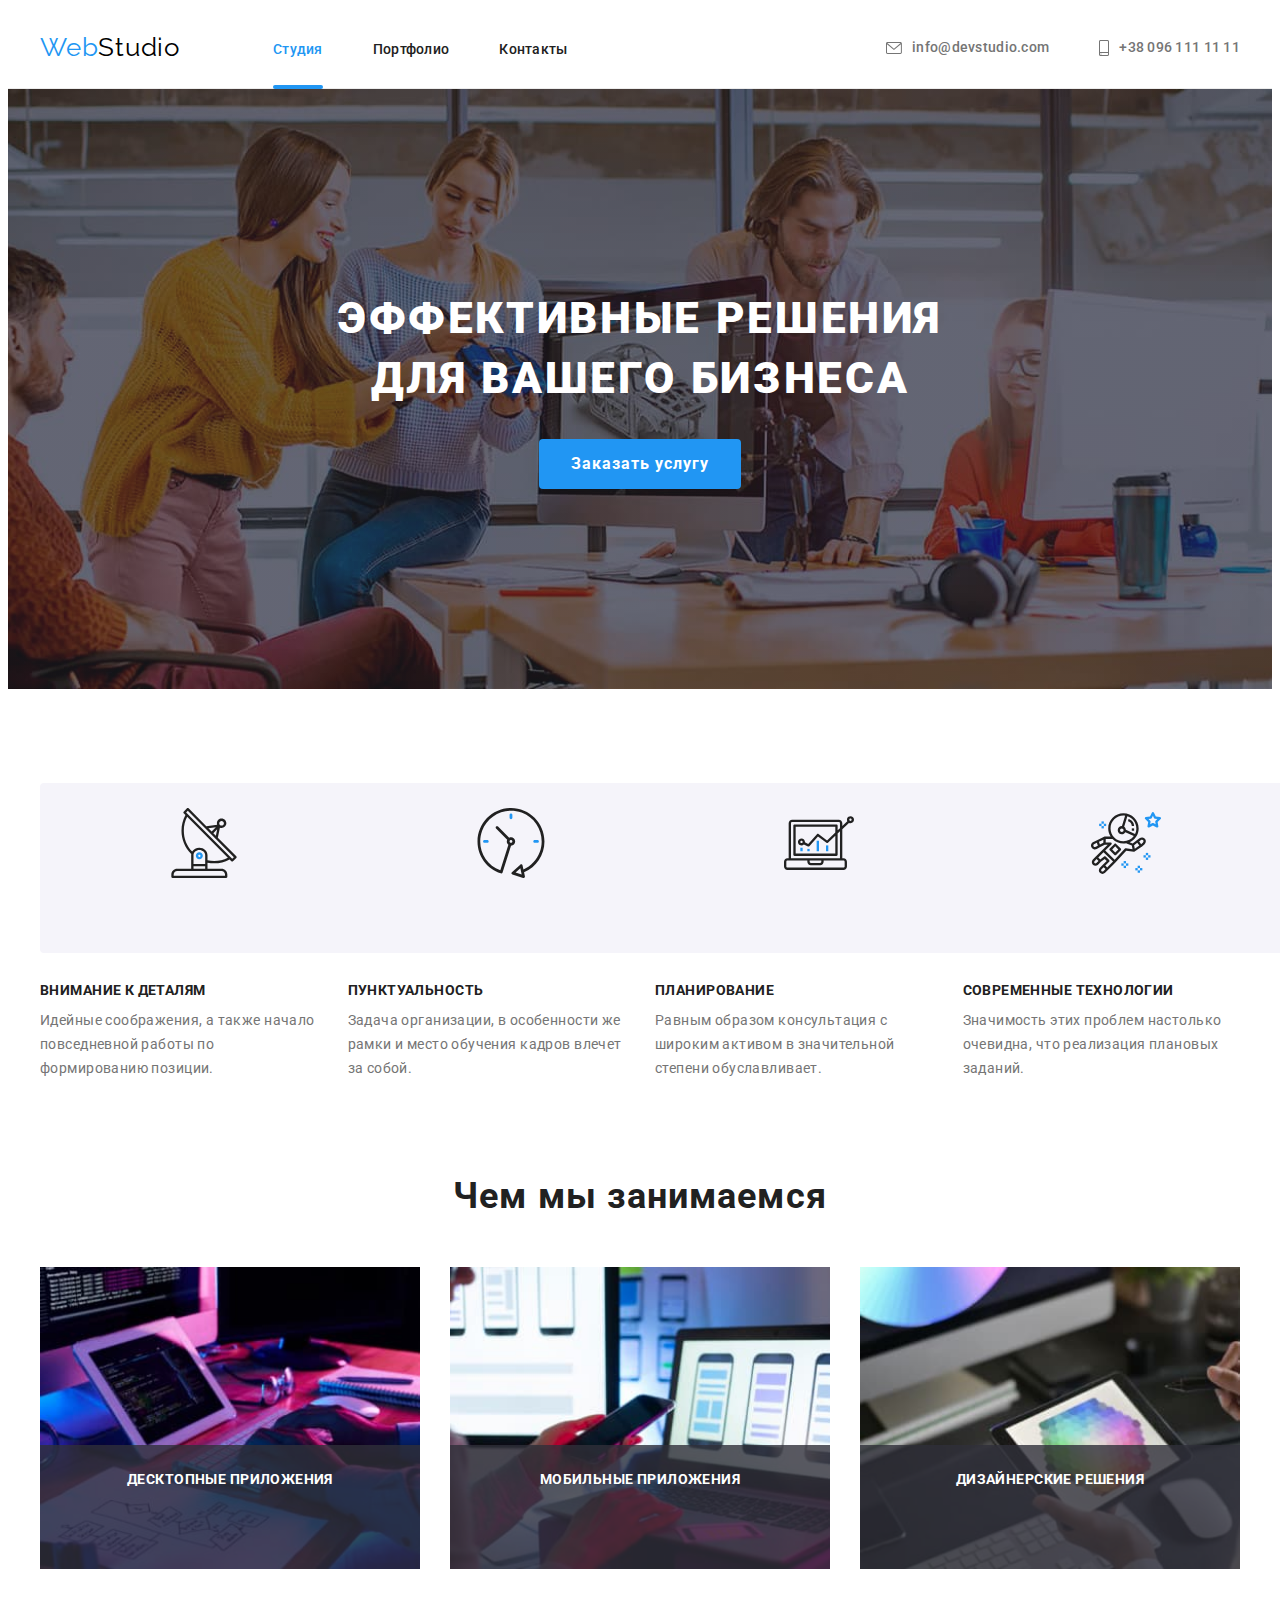
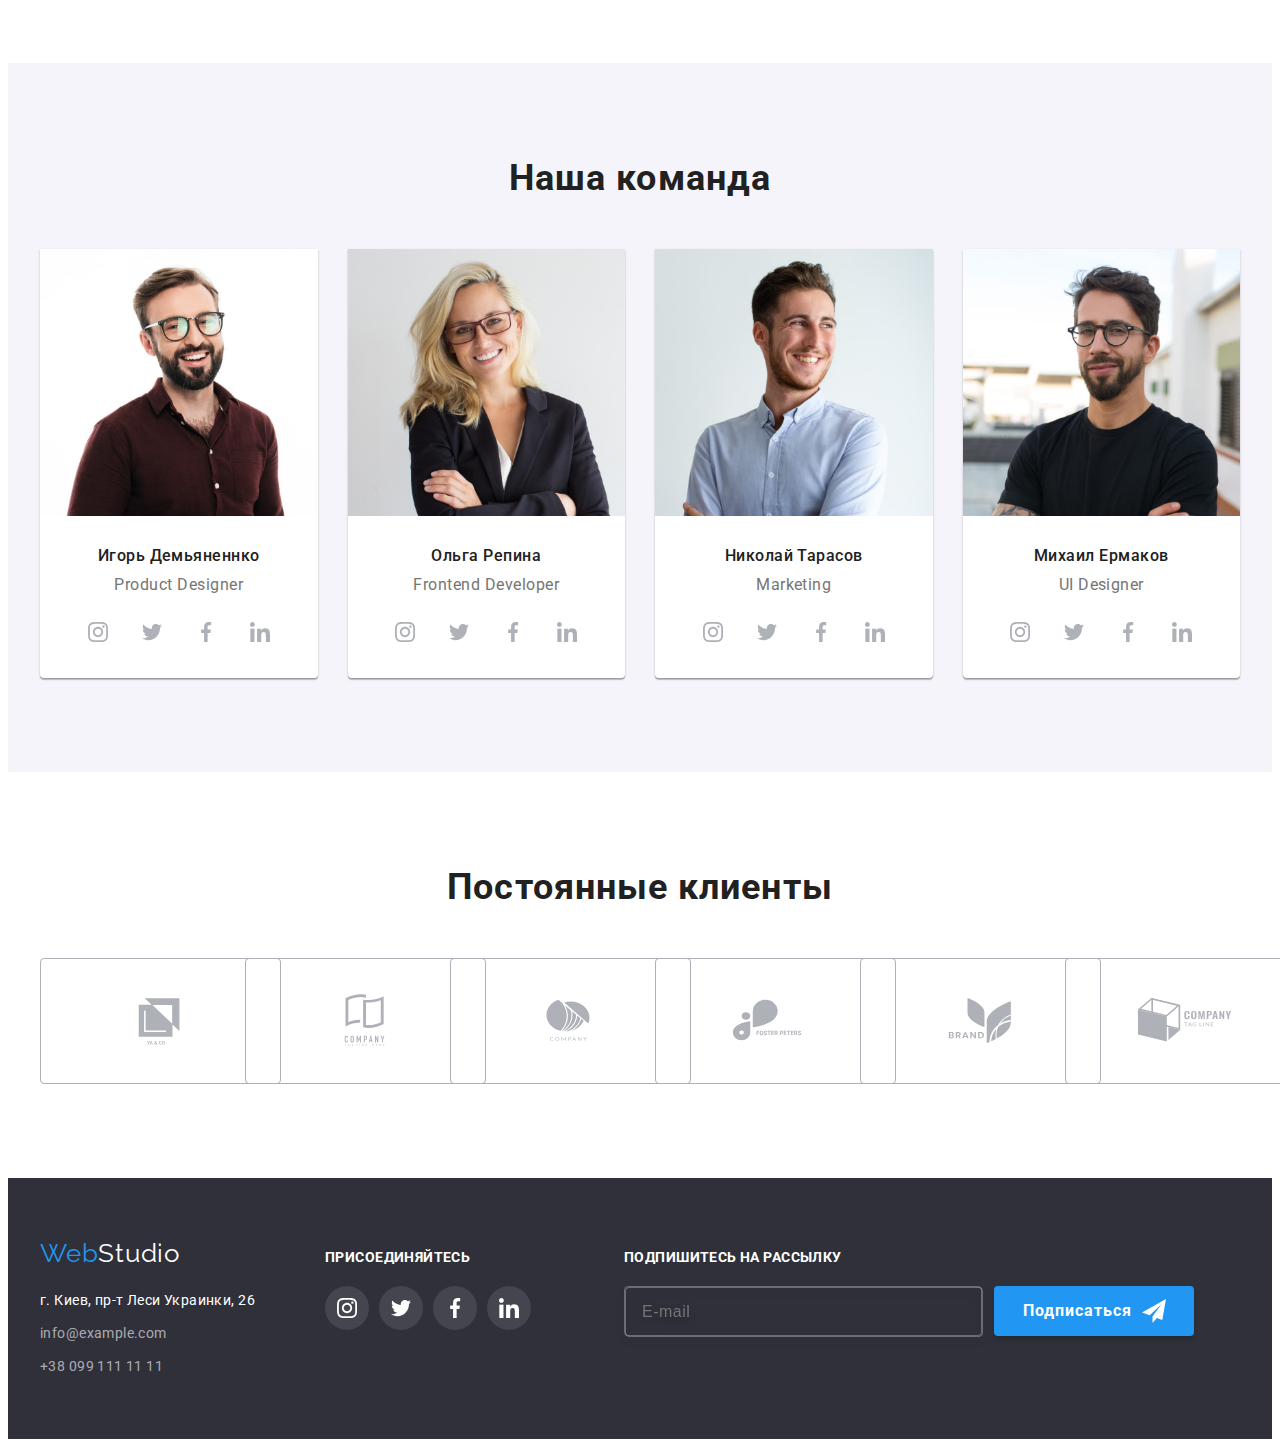
<file: index.html>
<!DOCTYPE html>
<html lang="ru">
  <head>
    <meta charset="UTF-8" />
    <meta http-equiv="X-UA-Compatible" content="IE=edge" />
    <meta name="viewport" content="width=device-width, initial-scale=1.0" />
    <link
      href="https://fonts.googleapis.com/css2?family=Raleway:wght@700&family=Roboto:wght@400;500;700;900&display=swap"
      rel="stylesheet"
    />
    <link
      rel="stylesheet"
      href="https://cdnjs.cloudflare.com/ajax/libs/modern-normalize/1.1.0/modern-normalize.min.css"
      integrity="sha512-wpPYUAdjBVSE4KJnH1VR1HeZfpl1ub8YT/NKx4PuQ5NmX2tKuGu6U/JRp5y+Y8XG2tV+wKQpNHVUX03MfMFn9Q=="
      crossorigin="anonymous"
      referrerpolicy="no-referrer"
    />
    <link rel="stylesheet" href="./css/main.min.css" />
    <link rel="stylesheet" href="./css/main.css" />
    <title>Студия</title>
  </head>
  <body>
    <!---Шапка сайту-->
    <header class="header">
      <div class="container">
        <a href="/" class="logo header__logo link"
          >Web<span class="header__logo--dark">Studio</span></a
        >
        <button type="button" class="menu-open-btn">
          <svg
            class=""
            width="40"
            height="40"
            aria-label="Переключатель мобильного меню"
          >
            <use href="./images/symbol-defs-big.svg#menu-open-btn"></use>
          </svg>
        </button>
        <nav class="navigation">
          <ul class="menu-list list">
            <li class="menu-list__item">
              <a class="menu-list__link link current" href="./index.html"
                >Студия</a
              >
            </li>
            <li class="menu-list__item">
              <a class="menu-list__link link" href="./portfolio.html"
                >Портфолио</a
              >
            </li>
            <li class="menu-list__item">
              <a class="menu-list__link link" href="/Контакты">Контакты</a>
            </li>
          </ul>
        </nav>
        <div class="connection">
          <a class="connection__link--tab link" href="malto:info@devstudio.com">
            <svg class="connection__icon--tab" width="14" height="10">
              <use
                href="./images/symbol-defs-big.svg#icon-tab-envelope"
              ></use></svg
            >info@devstudio.com
          </a>
          <a class="connection__link--tab link" href="tel:+380961111111"
            ><svg class="connection__icon--tab" width="10" height="14">
              <use
                href="./images/symbol-defs-big.svg#icon-tab-smartphone"
              ></use></svg
            >+38 096 111 11 11</a
          >
          <a
            class="connection__link--desk link"
            href="malto:info@devstudio.com"
          >
            <svg class="connection__icon--desk" width="16" height="12">
              <use href="./images/symbol-defs-big.svg#icon-envelope"></use></svg
            >info@devstudio.com
          </a>
          <a class="connection__link--desk link" href="tel:+380961111111"
            ><svg class="connection__icon--desk" width="10" height="16">
              <use
                href="./images/symbol-defs-big.svg#icon-smartphone"
              ></use></svg
            >+38 096 111 11 11</a
          >
        </div>
      </div>

      <div class="nav-mobile-menu is-hidden">
        <div class="container">
          <div class="menu-mob-top">
            <button type="button" class="menu-close-btn">
              <svg
                class=""
                width="40"
                height="40"
                aria-label="Переключатель мобильного меню"
              >
                <use href="./images/symbol-defs-big.svg#menu-close-btn"></use>
              </svg>
            </button>

            <div class="navigation-mobile">
              <ul class="menu-mob-list list">
                <li class="menu-mob-item">
                  <a class="menu-mob-link link current" href="./index.html"
                    >Студия</a
                  >
                </li>
                <li class="menu-mob-item">
                  <a class="menu-mob-link link" href="./portfolio.html"
                    >Портфолио</a
                  >
                </li>
                <li class="menu-mob-item">
                  <a class="menu-mob-link link" href="/Контакты">Контакты</a>
                </li>
              </ul>
            </div>
          </div>
          <div class="menu-mob-bottom">
            <div class="connection-mobile">
              <a class="connection-mob link" href="tel:+380961111111"
                >+38 096 111 11 11</a
              >
              <a class="connection-mail link" href="malto:info@devstudio.com">
                info@devstudio.com
              </a>
            </div>
            <div class="social-mobile">
              <ul class="social-mob-list list">
                <li class="social-mob-item">
                  <a class="social-mob-link link" href="">Instagram</a>
                  <span class="social-mob-line"></span>
                </li>
                <li class="social-mob-item">
                  <a class="social-mob-link link" href="">Twitter</a>
                  <span class="social-mob-line"></span>
                </li>
                <li class="social-mob-item">
                  <a class="social-mob-link link" href="">Facebook</a>
                  <span class="social-mob-line"></span>
                </li>
                <li class="social-mob-item">
                  <a class="social-mob-link link" href="">LinkedIn</a>
                </li>
              </ul>
            </div>
          </div>
        </div>
      </div>
    </header>

    <!--Герой-->
    <main>
      <section class="hero">
        <div class="container">
          <h1 class="hero__title">ЭФФЕКТИВНЫЕ РЕШЕНИЯ ДЛЯ ВАШЕГО БИЗНЕСА</h1>
          <button type="button" class="hero__btn" data-modal-open>
            Заказать услугу
          </button>
        </div>
      </section>

      <!--О нашей компании-->

      <section class="feature">
        <div class="container">
          <h2 hidden>Наши преемущества</h2>
          <ul class="feature__list list">
            <li class="feature__item">
              <div class="feature__bg">
                <svg class="feature__icon" width="70" height="70">
                  <use href="./images/symbol-defs-big.svg#icon-antenna"></use>
                </svg>
              </div>
              <h3 class="feature__title">ВНИМАНИЕ К ДЕТАЛЯМ</h3>
              <p class="feature__text">
                Идейные соображения, а также начало повседневной работы по
                формированию позиции.
              </p>
            </li>
            <li class="feature__item">
              <div class="feature__bg">
                <svg class="feature__icon" width="70" height="70">
                  <use href="./images/symbol-defs-big.svg#icon-clock"></use>
                </svg>
              </div>
              <h3 class="feature__title">ПУНКТУАЛЬНОСТЬ</h3>
              <p class="feature__text">
                Задача организации, в особенности же рамки и место обучения
                кадров влечет за собой.
              </p>
            </li>
            <li class="feature__item">
              <div class="feature__bg">
                <svg class="feature__icon" width="70" height="70">
                  <use href="./images/symbol-defs-big.svg#icon-diagram"></use>
                </svg>
              </div>
              <h3 class="feature__title">ПЛАНИРОВАНИЕ</h3>
              <p class="feature__text">
                Равным образом консультация с широким активом в значительной
                степени обуславливает.
              </p>
            </li>
            <li class="feature__item">
              <div class="feature__bg">
                <svg class="feature__icon" width="70" height="70">
                  <use href="./images/symbol-defs-big.svg#icon-astronaut"></use>
                </svg>
              </div>
              <h3 class="feature__title">СОВРЕМЕННЫЕ ТЕХНОЛОГИИ</h3>
              <p class="feature__text">
                Значимость этих проблем настолько очевидна, что реализация
                плановых заданий.
              </p>
            </li>
          </ul>
        </div>
      </section>

      <section class="about">
        <div class="container">
          <h2 class="about-title">Чем мы занимаемся</h2>
          <ul class="about-list list">
            <li class="about-item">
              <p class="applications">ДЕСКТОПНЫЕ ПРИЛОЖЕНИЯ</p>
              <picture>
                <source
                  srcset="./images/image1.jpg 1x, ./images/image1-2x.jpg 2x"
                  media="(min-width: 1200px)"
                />
                <img src="./images/image1.jpg" alt="Написание кода" />
              </picture>
            </li>
            <li class="about-item">
              <p class="applications">МОБИЛЬНЫЕ ПРИЛОЖЕНИЯ</p>
              <picture>
                <source
                  srcset="./images/image2.jpg 1x, ./images/image2-2x.jpg 2x"
                  media="(min-width: 1200px)"
                />
                <img
                  src="./images/image2.jpg"
                  alt="Разработка мобильного приложения"
                />
              </picture>
            </li>
            <li class="about-item">
              <p class="applications">ДИЗАЙНЕРСКИЕ РЕШЕНИЯ</p>
              <picture>
                <source
                  srcset="./images/image3.jpg 1x, ./images/image3-2x.jpg 2x"
                  media="(min-width: 1200px)"
                />
                <img
                  src="./images/image3.jpg"
                  alt="Конечный результат приложения"
                />
              </picture>
            </li>
          </ul>
        </div>
      </section>

      <section class="team">
        <div class="container">
          <h2 class="team-title">Наша команда</h2>
          <ul class="team-list list">
            <li class="team-item">
              <picture>
                <source
                  srcset="./images/imgigor.jpg 1x, ./images/imgigor-2x.jpg 2x"
                  media="(min-width: 1200px)"
                />
                <source
                  srcset="
                    ./images/imgigor-tab.jpg    1x,
                    ./images/imgigor-tab-2x.jpg 2x
                  "
                  media="(min-width: 768px)"
                />
                <source
                  srcset="
                    ./images/imgigor-mob.jpg    1x,
                    ./images/imgigor-mob-2x.jpg 2x
                  "
                  media="(min-width: 320px)"
                />
                <img src="./images/imgigor.jpg" alt="Игорь Демьяненнко" />
              </picture>
              <div class="name-position">
                <h3 class="team-name">Игорь Демьяненнко</h3>
                <p lang="en" class="team-position">Product Designer</p>
                <ul class="team-soc-list list">
                  <li class="team-soc-item">
                    <a href="" class="team-soc-link">
                      <svg class="team-soc-icon" width="20" height="20">
                        <use
                          href="./images/symbol-defs-big.svg#icon-instagram"
                        ></use>
                      </svg>
                    </a>
                  </li>
                  <li class="team-soc-item">
                    <a href="" class="team-soc-link"
                      ><svg class="team-soc-icon" width="20" height="20">
                        <use
                          href="./images/symbol-defs-big.svg#icon-twitter"
                        ></use></svg
                    ></a>
                  </li>
                  <li class="team-soc-item">
                    <a href="" class="team-soc-link"
                      ><svg class="team-soc-icon" width="20" height="20">
                        <use
                          href="./images/symbol-defs-big.svg#icon-facebook"
                        ></use></svg
                    ></a>
                  </li>
                  <li class="team-soc-item">
                    <a href="" class="team-soc-link"
                      ><svg class="team-soc-icon" width="20" height="20">
                        <use
                          href="./images/symbol-defs-big.svg#icon-linkedin"
                        ></use></svg
                    ></a>
                  </li>
                </ul>
              </div>
            </li>
            <li class="team-item">
              <picture>
                <source
                  srcset="./images/imgolga.jpg 1x, ./images/imgolga-2x.jpg 2x"
                  media="(min-width: 1200px)"
                />
                <source
                  srcset="
                    ./images/imgolga-tab.jpg    1x,
                    ./images/imgolga-tab-2x.jpg 2x
                  "
                  media="(min-width: 768px)"
                />
                <source
                  srcset="
                    ./images/imgolga-mob.jpg    1x,
                    ./images/imgolga-mob-2x.jpg 2x
                  "
                  media="(min-width: 320px)"
                />
                <img src="./images/imgolga.jpg" alt="Ольга Репина" />
              </picture>
              <div class="name-position">
                <h3 class="team-name">Ольга Репина</h3>
                <p lang="en" class="team-position">Frontend Developer</p>
                <ul class="team-soc-list list">
                  <li class="team-soc-item">
                    <a href="" class="team-soc-link">
                      <svg class="team-soc-icon" width="20" height="20">
                        <use
                          href="./images/symbol-defs-big.svg#icon-instagram"
                        ></use>
                      </svg>
                    </a>
                  </li>
                  <li class="team-soc-item">
                    <a href="" class="team-soc-link"
                      ><svg class="team-soc-icon" width="20" height="20">
                        <use
                          href="./images/symbol-defs-big.svg#icon-twitter"
                        ></use></svg
                    ></a>
                  </li>
                  <li class="team-soc-item">
                    <a href="" class="team-soc-link"
                      ><svg class="team-soc-icon" width="20" height="20">
                        <use
                          href="./images/symbol-defs-big.svg#icon-facebook"
                        ></use></svg
                    ></a>
                  </li>
                  <li class="team-soc-item">
                    <a href="" class="team-soc-link"
                      ><svg class="team-soc-icon" width="20" height="20">
                        <use
                          href="./images/symbol-defs-big.svg#icon-linkedin"
                        ></use></svg
                    ></a>
                  </li>
                </ul>
              </div>
            </li>
            <li class="team-item">
              <picture>
                <source
                  srcset="
                    ./images/imgnikolay.jpg    1x,
                    ./images/imgnikolay-2x.jpg 2x
                  "
                  media="(min-width: 1200px)"
                />
                <source
                  srcset="
                    ./images/imgnikolay-tab.jpg    1x,
                    ./images/imgnikolay-tab-2x.jpg 2x
                  "
                  media="(min-width: 768px)"
                />
                <source
                  srcset="
                    ./images/imgnikolay-mob.jpg    1x,
                    ./images/imgnikolay-mob-2x.jpg 2x
                  "
                  media="(min-width: 320px)"
                />
                <img src="./images/imgnikolay.jpg" alt="Николай Тарасов" />
              </picture>
              <div class="name-position">
                <h3 class="team-name">Николай Тарасов</h3>
                <p lang="en" class="team-position">Marketing</p>
                <ul class="team-soc-list list">
                  <li class="team-soc-item">
                    <a href="" class="team-soc-link">
                      <svg class="team-soc-icon" width="20" height="20">
                        <use
                          href="./images/symbol-defs-big.svg#icon-instagram"
                        ></use>
                      </svg>
                    </a>
                  </li>
                  <li class="team-soc-item">
                    <a href="" class="team-soc-link"
                      ><svg class="team-soc-icon" width="20" height="20">
                        <use
                          href="./images/symbol-defs-big.svg#icon-twitter"
                        ></use></svg
                    ></a>
                  </li>
                  <li class="team-soc-item">
                    <a href="" class="team-soc-link"
                      ><svg class="team-soc-icon" width="20" height="20">
                        <use
                          href="./images/symbol-defs-big.svg#icon-facebook"
                        ></use></svg
                    ></a>
                  </li>
                  <li class="team-soc-item">
                    <a href="" class="team-soc-link"
                      ><svg class="team-soc-icon" width="20" height="20">
                        <use
                          href="./images/symbol-defs-big.svg#icon-linkedin"
                        ></use></svg
                    ></a>
                  </li>
                </ul>
              </div>
            </li>
            <li class="team-item">
              <picture>
                <source
                  srcset="
                    ./images/imgmikhail.jpg    1x,
                    ./images/imgmikhail-2x.jpg 2x
                  "
                  media="(min-width: 1200px)"
                />
                <source
                  srcset="
                    ./images/imgmikhail-tab.jpg    1x,
                    ./images/imgmikhail-tab-2x.jpg 2x
                  "
                  media="(min-width: 768px)"
                />
                <source
                  srcset="
                    ./images/imgmikhail-mob.jpg    1x,
                    ./images/imgmikhail-mob-2x.jpg 2x
                  "
                  media="(min-width: 320px)"
                />
                <img src="./images/imgmikhail.jpg" alt="Михаил Ермаков" />
              </picture>
              <div class="name-position">
                <h3 class="team-name">Михаил Ермаков</h3>
                <p lang="en" class="team-position">UI Designer</p>
                <ul class="team-soc-list list">
                  <li class="team-soc-item">
                    <a href="" class="team-soc-link">
                      <svg class="team-soc-icon" width="20" height="20">
                        <use
                          href="./images/symbol-defs-big.svg#icon-instagram"
                        ></use>
                      </svg>
                    </a>
                  </li>
                  <li class="team-soc-item">
                    <a href="" class="team-soc-link"
                      ><svg class="team-soc-icon" width="20" height="20">
                        <use
                          href="./images/symbol-defs-big.svg#icon-twitter"
                        ></use></svg
                    ></a>
                  </li>
                  <li class="team-soc-item">
                    <a href="" class="team-soc-link"
                      ><svg class="team-soc-icon" width="20" height="20">
                        <use
                          href="./images/symbol-defs-big.svg#icon-facebook"
                        ></use></svg
                    ></a>
                  </li>
                  <li class="team-soc-item">
                    <a href="" class="team-soc-link"
                      ><svg class="team-soc-icon" width="20" height="20">
                        <use
                          href="./images/symbol-defs-big.svg#icon-linkedin"
                        ></use></svg
                    ></a>
                  </li>
                </ul>
              </div>
            </li>
          </ul>
        </div>
      </section>
      <section class="clients">
        <div class="container">
          <h2 class="clients-title">Постоянные клиенты</h2>
          <ul class="clients-list list">
            <li class="clients-item">
              <a href="" class="clients-link">
                <svg class="clients-icon" width="106" height="60">
                  <use href="./images/symbol-defs-big.svg#icon-logo_1"></use>
                </svg>
              </a>
            </li>
            <li class="clients-item">
              <a href="" class="clients-link">
                <svg class="clients-icon" width="106" height="60">
                  <use href="./images/symbol-defs-big.svg#icon-logo_2"></use>
                </svg>
              </a>
            </li>
            <li class="clients-item">
              <a href="" class="clients-link">
                <svg class="clients-icon" width="106" height="60">
                  <use href="./images/symbol-defs-big.svg#icon-logo_3"></use>
                </svg>
              </a>
            </li>
            <li class="clients-item">
              <a href="" class="clients-link">
                <svg class="clients-icon" width="106" height="60">
                  <use href="./images/symbol-defs-big.svg#icon-logo_4"></use>
                </svg>
              </a>
            </li>
            <li class="clients-item">
              <a href="" class="clients-link">
                <svg class="clients-icon" width="106" height="60">
                  <use href="./images/symbol-defs-big.svg#icon-logo_5"></use>
                </svg>
              </a>
            </li>
            <li class="clients-item">
              <a href="" class="clients-link">
                <svg class="clients-icon" width="106" height="60">
                  <use href="./images/symbol-defs-big.svg#icon-logo_6"></use>
                </svg>
              </a>
            </li>
          </ul>
        </div>
      </section>
    </main>

    <!--Подвал-->
    <footer class="footer-content">
      <div class="container">
        <div class="footer-address-desk">
          <div class="footer-address-tab">
            <div class="footer-address">
              <a href="/" class="logo logo__footer link"
                >Web<span class="logo__footer logo--light">Studio</span></a
              >
              <address>
                <ul class="address-list list">
                  <li class="contact-address">
                    <a
                      class="address link"
                      href="https://goo.gl/maps/pw15rnCZKa5F1fGf9"
                      target="_blank"
                      rel="noopener noreferrer nofollow"
                      >г. Киев, пр-т Леси Украинки, 26</a
                    >
                  </li>
                  <li class="contact-address">
                    <a class="address-footer link" href="malto:info@example.com"
                      >info@example.com</a
                    >
                  </li>
                  <li class="contact-address">
                    <a class="address-footer link" href="tel:+380991111111"
                      >+38 099 111 11 11</a
                    >
                  </li>
                </ul>
              </address>
            </div>
            <div class="soc-sending">
              <div class="social-media">
                <h2 class="social-media-title">Присоединяйтесь</h2>
                <ul class="social-media-list list">
                  <li class="social-media-item">
                    <a href="" class="social-media-link">
                      <svg class="social-media-icon" width="20" height="20">
                        <use
                          href="./images/symbol-defs-big.svg#icon-instagram"
                        ></use>
                      </svg>
                    </a>
                  </li>
                  <li class="social-media-item">
                    <a href="" class="social-media-link">
                      <svg class="social-media-icon" width="20" height="20">
                        <use
                          href="./images/symbol-defs-big.svg#icon-twitter"
                        ></use>
                      </svg>
                    </a>
                  </li>
                  <li class="social-media-item">
                    <a href="" class="social-media-link">
                      <svg class="social-media-icon" width="20" height="20">
                        <use
                          href="./images/symbol-defs-big.svg#icon-facebook"
                        ></use>
                      </svg>
                    </a>
                  </li>
                  <li class="social-media-item">
                    <a href="" class="social-media-link">
                      <svg class="social-media-icon" width="20" height="20">
                        <use
                          href="./images/symbol-defs-big.svg#icon-linkedin"
                        ></use>
                      </svg>
                    </a>
                  </li>
                </ul>
              </div>
            </div>
          </div>
          <div class="sending">
            <div class="sending-mail">
              <h2 class="sending-title">Подпишитесь на рассылку</h2>
              <form class="form-mail">
                <input name="email" placeholder="E-mail" class="input-mail" />
              </form>
            </div>
            <button type="submit" class="sending-btn">
              Подписаться
              <svg class="iconsend" width="24" height="24">
                <use href="./images/symbol-defs-big.svg#icon-iconsend"></use>
              </svg>
            </button>
          </div>
        </div>
      </div>
    </footer>
    <div class="backdrop is-hidden" data-modal>
      <div class="modal">
        <button type="button" class="modal-close-btn" data-modal-close>
          <svg class="modal-close-icon" width="18" height="18">
            <use href="./images/symbol-defs-big.svg#icon-modal-close"></use>
          </svg>
        </button>
        <form class="modal-form">
          <h2 class="modal-title">Оставьте свои данные, мы вам перезвоним</h2>
          <ul class="modal-list list">
            <li class="modal-item">
              <label class="modal-item-lbl" for="lbl">Имя</label>
              <span class="form-field">
                <input class="input-item" name="lbl" id="lbl" />
                <svg class="modal-icon" width="18" height="18">
                  <use
                    href="./images/symbol-defs-big.svg#icon-person-black"
                  ></use>
                </svg>
              </span>
            </li>
            <li class="modal-item">
              <label class="modal-item-lbl" for="tel">Телефон</label>
              <span class="form-field">
                <input type="tel" class="input-item" name="tel" id="tel" />
                <svg class="modal-icon" width="18" height="18">
                  <use
                    href="./images/symbol-defs-big.svg#icon-phone-black"
                  ></use>
                </svg>
              </span>
            </li>
            <li class="modal-item">
              <label class="modal-item-lbl" for="mail">Почта</label>
              <span class="form-field">
                <input type="email" class="input-item" name="mail" id="mail" />
                <svg class="modal-icon" width="18" height="18">
                  <use
                    href="./images/symbol-defs-big.svg#icon-email-black"
                  ></use>
                </svg>
              </span>
            </li>
          </ul>
          <div class="modal-comment">
            <label class="modal-item-lbl" for="comment">Коментарий</label>
            <textarea
              class="input-item-com"
              name="comment"
              id="comment"
              placeholder="Введите текст"
            ></textarea>
          </div>
          <div class="agree">
            <input
              class="input-check visually-hidden"
              type="checkbox"
              id="input-check"
              name="policy"
              value="policy"
            />
            <label for="input-check" class="check-text">
              <span>
                <svg class="icon-check" width="16" height="15">
                  <use href="./images/symbol-defs-big.svg#icon-check"></use>
                </svg>
              </span>
              Соглашаюсь с рассылкой и принимаю&nbsp;
              <a href="" class="agreement-contract"> Условия договора</a>
            </label>
          </div>
          <button type="submit" class="sending-button">Отправить</button>
        </form>
      </div>
    </div>
    <script src="./js/modal.js"></script>
    <script src="./js/mobile-menu.js"></script>
  </body>
</html>
</file>
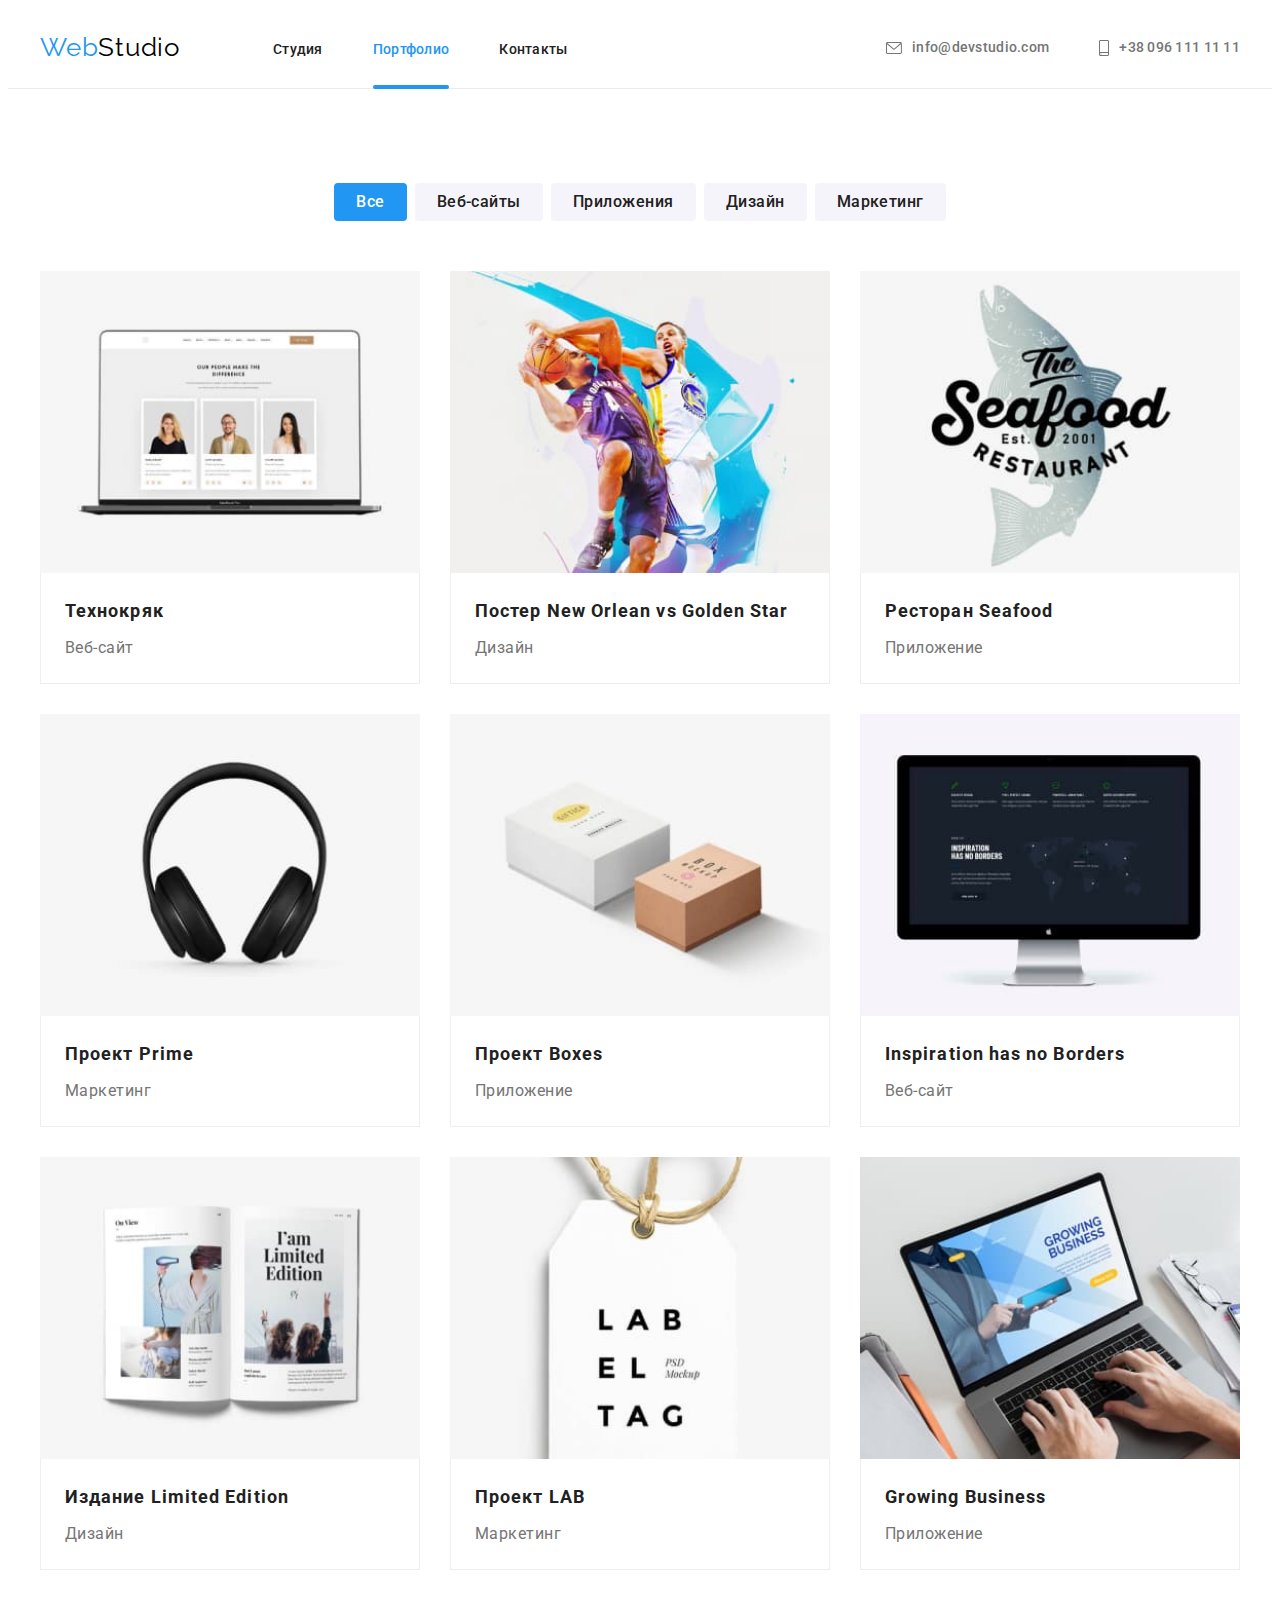
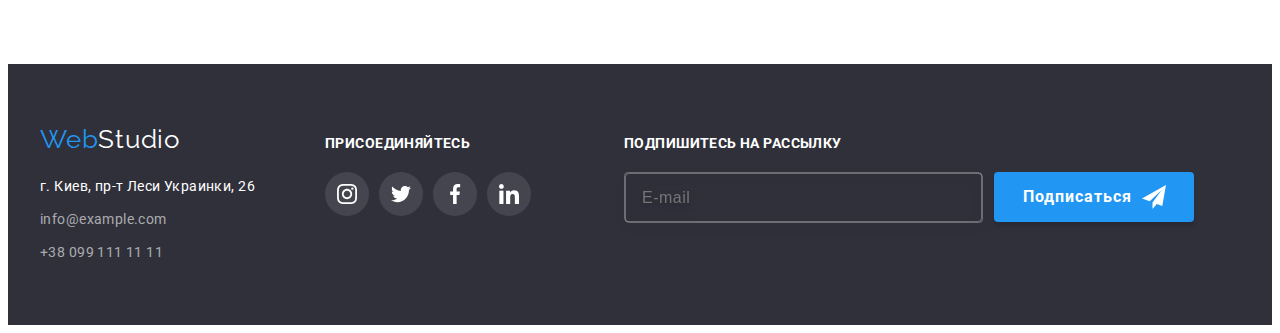
<file: portfolio.html>
<!DOCTYPE html>
<html lang="ru">
  <head>
    <meta charset="UTF-8" />
    <meta http-equiv="X-UA-Compatible" content="IE=edge" />
    <meta name="viewport" content="width=device-width, initial-scale=1.0" />
    <link
      href="https://fonts.googleapis.com/css2?family=Raleway:wght@700&family=Roboto:wght@400;500;700;900&display=swap"
      rel="stylesheet"
    />
    <link
      rel="stylesheet"
      href="https://cdnjs.cloudflare.com/ajax/libs/modern-normalize/1.1.0/modern-normalize.min.css"
      integrity="sha512-wpPYUAdjBVSE4KJnH1VR1HeZfpl1ub8YT/NKx4PuQ5NmX2tKuGu6U/JRp5y+Y8XG2tV+wKQpNHVUX03MfMFn9Q=="
      crossorigin="anonymous"
      referrerpolicy="no-referrer"
    />
    <link rel="stylesheet" href="./css/main.min.css" />
    <link rel="stylesheet" href="./css/main.css" />
    <title>Портфолио</title>
  </head>
  <body>
    <!---Шапка сайту-->
    <header class="header">
      <div class="container">
        <a href="/" class="logo header__logo link"
          >Web<span class="header__logo--dark">Studio</span></a
        >
        <button type="button" class="menu-open-btn">
          <svg
            class=""
            width="40"
            height="40"
            aria-label="Переключатель мобильного меню"
          >
            <use href="./images/symbol-defs-big.svg#menu-open-btn"></use>
          </svg>
        </button>
        <nav class="navigation">
          <ul class="menu-list list">
            <li class="menu-list__item">
              <a class="menu-list__link link" href="./index.html">Студия</a>
            </li>
            <li class="menu-list__item">
              <a class="menu-list__link link current" href="./portfolio.html"
                >Портфолио</a
              >
            </li>
            <li class="menu-list__item">
              <a class="menu-list__link link" href="/Контакты">Контакты</a>
            </li>
          </ul>
        </nav>
        <div class="connection">
          <a class="connection__link--tab link" href="malto:info@devstudio.com">
            <svg class="connection__icon--tab" width="14" height="10">
              <use
                href="./images/symbol-defs-big.svg#icon-tab-envelope"
              ></use></svg
            >info@devstudio.com
          </a>
          <a class="connection__link--tab link" href="tel:+380961111111"
            ><svg class="connection__icon--tab" width="10" height="14">
              <use
                href="./images/symbol-defs-big.svg#icon-tab-smartphone"
              ></use></svg
            >+38 096 111 11 11</a
          >
          <a
            class="connection__link--desk link"
            href="malto:info@devstudio.com"
          >
            <svg class="connection__icon--desk" width="16" height="12">
              <use href="./images/symbol-defs-big.svg#icon-envelope"></use></svg
            >info@devstudio.com
          </a>
          <a class="connection__link--desk link" href="tel:+380961111111"
            ><svg class="connection__icon--desk" width="10" height="16">
              <use
                href="./images/symbol-defs-big.svg#icon-smartphone"
              ></use></svg
            >+38 096 111 11 11</a
          >
        </div>

        <div class="nav-mobile-menu is-hidden">
          <div class="container">
            <div class="menu-mob-top">
              <button type="button" class="menu-close-btn">
                <svg
                  class=""
                  width="40"
                  height="40"
                  aria-label="Переключатель мобильного меню"
                >
                  <use href="./images/symbol-defs-big.svg#menu-close-btn"></use>
                </svg>
              </button>

              <div class="navigation-mobile">
                <ul class="menu-mob-list list">
                  <li class="menu-mob-item">
                    <a class="menu-mob-link link" href="./index.html">Студия</a>
                  </li>
                  <li class="menu-mob-item">
                    <a
                      class="menu-mob-link link current"
                      href="./portfolio.html"
                      >Портфолио</a
                    >
                  </li>
                  <li class="menu-mob-item">
                    <a class="menu-mob-link link" href="/Контакты">Контакты</a>
                  </li>
                </ul>
              </div>
            </div>
            <div class="menu-mob-bottom">
              <div class="connection-mobile">
                <a class="connection-mob link" href="tel:+380961111111"
                  >+38 096 111 11 11</a
                >
                <a class="connection-mail link" href="malto:info@devstudio.com">
                  info@devstudio.com
                </a>
              </div>
              <div class="social-mobile">
                <ul class="social-mob-list list">
                  <li class="social-mob-item">
                    <a class="social-mob-link link" href="">Instagram</a>
                    <span class="social-mob-line"></span>
                  </li>
                  <li class="social-mob-item">
                    <a class="social-mob-link link" href="">Twitter</a>
                    <span class="social-mob-line"></span>
                  </li>
                  <li class="social-mob-item">
                    <a class="social-mob-link link" href="">Facebook</a>
                    <span class="social-mob-line"></span>
                  </li>
                  <li class="social-mob-item">
                    <a class="social-mob-link link" href="">LinkedIn</a>
                  </li>
                </ul>
              </div>
            </div>
          </div>
        </div>
      </div>
    </header>

    <main>
      <h1 class="visually-hidden">Наши работы</h1>
      <section class="works">
        <div class="container">
          <ul class="button-list list">
            <li class="work-button">
              <button type="button" class="button-item current">Все</button>
            </li>
            <li class="work-button">
              <button type="button" class="button-item">Веб-сайты</button>
            </li>
            <li class="work-button">
              <button type="button" class="button-item">Приложения</button>
            </li>
            <li class="work-button">
              <button type="button" class="button-item">Дизайн</button>
            </li>
            <li class="work-button">
              <button type="button" class="button-item">Маркетинг</button>
            </li>
          </ul>

          <ul class="work-list list">
            <li class="work-item">
              <a class="work-link link" href="">
                <div class="work-wrap">
                  <picture>
                    <source
                      srcset="./images/img1.jpg 1x, ./images/img1-2x.jpg 2x"
                      media="(min-width: 1200px)"
                    />
                    <source
                      srcset="
                        ./images/img1-tab.jpg    1x,
                        ./images/img1-tab-2x.jpg 2x
                      "
                      media="(min-width: 768px)"
                    />
                    <source
                      srcset="
                        ./images/img1-mob.jpg    1x,
                        ./images/img1-mob-2x.jpg 2x
                      "
                      media="(min-width: 320px)"
                    />
                    <img src="./images/img1.jpg" alt="Сайт на ноутбуке" />
                  </picture>
                  <p class="work-text-second">
                    Ресурс предлагает комплексные предложения с разным уровнем
                    функционала и сервисов. Всё это позволит посетителю получить
                    исчерпывающие сведения о компании или частном лице.
                  </p>
                </div>
                <div class="title-text">
                  <h2 class="work-title">Технокряк</h2>
                  <p lang="en" class="work-text grow">Веб-сайт</p>
                </div>
              </a>
            </li>
            <li class="work-item">
              <a class="work-link link" href="">
                <div class="work-wrap">
                  <picture>
                    <source
                      srcset="./images/img2.jpg 1x, ./images/img2-2x.jpg 2x"
                      media="(min-width: 1200px)"
                    />
                    <source
                      srcset="
                        ./images/img2-tab.jpg    1x,
                        ./images/img2-tab-2x.jpg 2x
                      "
                      media="(min-width: 768px)"
                    />
                    <source
                      srcset="
                        ./images/img2-mob.jpg    1x,
                        ./images/img2-mob-2x.jpg 2x
                      "
                      media="(min-width: 320px)"
                    />
                    <img src="./images/img2.jpg" alt="Два баскетболиста" />
                  </picture>
                  <p class="work-text-second">
                    Ресурс предлагает комплексные предложения с разным уровнем
                    функционала и сервисов. Всё это позволит посетителю получить
                    исчерпывающие сведения о компании или частном лице.
                  </p>
                </div>
                <div class="title-text">
                  <h2 class="work-title">
                    Постер <span lang="en">New Orlean vs Golden Star</span>
                  </h2>
                  <p class="work-text">Дизайн</p>
                </div>
              </a>
            </li>
            <li class="work-item">
              <a class="work-link link" href="">
                <div class="work-wrap">
                  <picture>
                    <source
                      srcset="./images/img3.jpg 1x, ./images/img3-2x.jpg 2x"
                      media="(min-width: 1200px)"
                    />
                    <source
                      srcset="
                        ./images/img3-tab.jpg    1x,
                        ./images/img3-tab-2x.jpg 2x
                      "
                      media="(min-width: 768px)"
                    />
                    <source
                      srcset="
                        ./images/img3-mob.jpg    1x,
                        ./images/img3-mob-2x.jpg 2x
                      "
                      media="(min-width: 320px)"
                    />
                    <img src="./images/img3.jpg" alt="Название ресторана" />
                  </picture>
                  <p class="work-text-second">
                    Ресурс предлагает комплексные предложения с разным уровнем
                    функционала и сервисов. Всё это позволит посетителю получить
                    исчерпывающие сведения о компании или частном лице.
                  </p>
                </div>
                <div class="title-text">
                  <h2 class="work-title">
                    Ресторан <span lang="en">Seafood</span>
                  </h2>
                  <p class="work-text">Приложение</p>
                </div>
              </a>
            </li>
            <li class="work-item">
              <a class="work-link link" href="">
                <div class="work-wrap">
                  <picture>
                    <source
                      srcset="./images/img4.jpg 1x, ./images/img4-2x.jpg 2x"
                      media="(min-width: 1200px)"
                    />
                    <source
                      srcset="
                        ./images/img4-tab.jpg    1x,
                        ./images/img4-tab-2x.jpg 2x
                      "
                      media="(min-width: 768px)"
                    />
                    <source
                      srcset="
                        ./images/img4-mob.jpg    1x,
                        ./images/img4-mob-2x.jpg 2x
                      "
                      media="(min-width: 320px)"
                    />
                    <img src="./images/img4.jpg" alt="Наушники" />
                  </picture>
                  <p class="work-text-second">
                    Ресурс предлагает комплексные предложения с разным уровнем
                    функционала и сервисов. Всё это позволит посетителю получить
                    исчерпывающие сведения о компании или частном лице.
                  </p>
                </div>
                <div class="title-text">
                  <h2 class="work-title">
                    Проект <span lang="en">Prime</span>
                  </h2>
                  <p class="work-text">Маркетинг</p>
                </div>
              </a>
            </li>
            <li class="work-item">
              <a class="work-link link" href="">
                <div class="work-wrap">
                  <picture>
                    <source
                      srcset="./images/img5.jpg 1x, ./images/img5-2x.jpg 2x"
                      media="(min-width: 1200px)"
                    />
                    <source
                      srcset="
                        ./images/img5-tab.jpg    1x,
                        ./images/img5-tab-2x.jpg 2x
                      "
                      media="(min-width: 768px)"
                    />
                    <source
                      srcset="
                        ./images/img5-mob.jpg    1x,
                        ./images/img5-mob-2x.jpg 2x
                      "
                      media="(min-width: 320px)"
                    />
                    <img src="./images/img5.jpg" alt="Две коробки" />
                  </picture>
                  <p class="work-text-second">
                    Ресурс предлагает комплексные предложения с разным уровнем
                    функционала и сервисов. Всё это позволит посетителю получить
                    исчерпывающие сведения о компании или частном лице.
                  </p>
                </div>
                <div class="title-text">
                  <h2 class="work-title">
                    Проект <span lang="en">Boxes</span>
                  </h2>
                  <p class="work-text">Приложение</p>
                </div>
              </a>
            </li>
            <li class="work-item">
              <a class="work-link link" href="">
                <div class="work-wrap">
                  <picture>
                    <source
                      srcset="./images/img6.jpg 1x, ./images/img6-2x.jpg 2x"
                      media="(min-width: 1200px)"
                    />
                    <source
                      srcset="
                        ./images/img6-tab.jpg    1x,
                        ./images/img6-tab-2x.jpg 2x
                      "
                      media="(min-width: 768px)"
                    />
                    <source
                      srcset="
                        ./images/img6-mob.jpg    1x,
                        ./images/img6-mob-2x.jpg 2x
                      "
                      media="(min-width: 320px)"
                    />
                    <img src="./images/img6.jpg" alt="Сайт на мониторе" />
                  </picture>
                  <p class="work-text-second">
                    Ресурс предлагает комплексные предложения с разным уровнем
                    функционала и сервисов. Всё это позволит посетителю получить
                    исчерпывающие сведения о компании или частном лице.
                  </p>
                </div>
                <div class="title-text">
                  <h2 lang="en" class="work-title">
                    Inspiration has no Borders
                  </h2>
                  <p class="work-text">Веб-сайт</p>
                </div>
              </a>
            </li>
            <li class="work-item">
              <a class="work-link link" href="">
                <div class="work-wrap">
                  <picture>
                    <source
                      srcset="./images/img7.jpg 1x, ./images/img7-2x.jpg 2x"
                      media="(min-width: 1200px)"
                    />
                    <source
                      srcset="
                        ./images/img7-tab.jpg    1x,
                        ./images/img7-tab-2x.jpg 2x
                      "
                      media="(min-width: 768px)"
                    />
                    <source
                      srcset="
                        ./images/img7-mob.jpg    1x,
                        ./images/img7-mob-2x.jpg 2x
                      "
                      media="(min-width: 320px)"
                    />
                    <img src="./images/img7.jpg" alt="Книга" />
                  </picture>
                  <p class="work-text-second">
                    Ресурс предлагает комплексные предложения с разным уровнем
                    функционала и сервисов. Всё это позволит посетителю получить
                    исчерпывающие сведения о компании или частном лице.
                  </p>
                </div>
                <div class="title-text">
                  <h2 class="work-title">
                    Издание <span lang="en">Limited Edition</span>
                  </h2>
                  <p class="work-text">Дизайн</p>
                </div>
              </a>
            </li>
            <li class="work-item">
              <a class="work-link link" href="">
                <div class="work-wrap">
                  <picture>
                    <source
                      srcset="./images/img8.jpg 1x, ./images/img8-2x.jpg 2x"
                      media="(min-width: 1200px)"
                    />
                    <source
                      srcset="
                        ./images/img8-tab.jpg    1x,
                        ./images/img8-tab-2x.jpg 2x
                      "
                      media="(min-width: 768px)"
                    />
                    <source
                      srcset="
                        ./images/img8-mob.jpg    1x,
                        ./images/img8-mob-2x.jpg 2x
                      "
                      media="(min-width: 320px)"
                    />
                    <img src="./images/img8.jpg" alt="Лейбл" />
                  </picture>
                  <p class="work-text-second">
                    Ресурс предлагает комплексные предложения с разным уровнем
                    функционала и сервисов. Всё это позволит посетителю получить
                    исчерпывающие сведения о компании или частном лице.
                  </p>
                </div>
                <div class="title-text">
                  <h2 class="work-title">Проект <span lang="en">LAB</span></h2>
                  <p class="work-text">Маркетинг</p>
                </div>
              </a>
            </li>
            <li class="work-item">
              <a class="work-link link" href="">
                <div class="work-wrap">
                  <picture>
                    <source
                      srcset="./images/img9.jpg 1x, ./images/img9-2x.jpg 2x"
                      media="(min-width: 1200px)"
                    />
                    <source
                      srcset="
                        ./images/img9-tab.jpg    1x,
                        ./images/img9-tab-2x.jpg 2x
                      "
                      media="(min-width: 768px)"
                    />
                    <source
                      srcset="
                        ./images/img9-mob.jpg    1x,
                        ./images/img9-mob-2x.jpg 2x
                      "
                      media="(min-width: 320px)"
                    />
                    <img src="./images/img9.jpg" alt="Приложение на ноутбуке" />
                  </picture>
                  <p class="work-text-second">
                    Ресурс предлагает комплексные предложения с разным уровнем
                    функционала и сервисов. Всё это позволит посетителю получить
                    исчерпывающие сведения о компании или частном лице.
                  </p>
                </div>
                <div class="title-text">
                  <h2 lang="en" class="work-title">Growing Business</h2>
                  <p class="work-text">Приложение</p>
                </div>
              </a>
            </li>
          </ul>
        </div>
      </section>
    </main>

    <!--Подвал-->
    <footer class="footer-content">
      <div class="container">
        <div class="footer-address-desk">
          <div class="footer-address-tab">
            <div class="footer-address">
              <a href="/" class="logo logo__footer link"
                >Web<span class="logo__footer logo--light">Studio</span></a
              >
              <address>
                <ul class="address-list list">
                  <li class="contact-address">
                    <a
                      class="address link"
                      href="https://goo.gl/maps/pw15rnCZKa5F1fGf9"
                      target="_blank"
                      rel="noopener noreferrer nofollow"
                      >г. Киев, пр-т Леси Украинки, 26</a
                    >
                  </li>
                  <li class="contact-address">
                    <a class="address-footer link" href="malto:info@example.com"
                      >info@example.com</a
                    >
                  </li>
                  <li class="contact-address">
                    <a class="address-footer link" href="tel:+380991111111"
                      >+38 099 111 11 11</a
                    >
                  </li>
                </ul>
              </address>
            </div>
            <div class="soc-sending">
              <div class="social-media">
                <h2 class="social-media-title">Присоединяйтесь</h2>
                <ul class="social-media-list list">
                  <li class="social-media-item">
                    <a href="" class="social-media-link">
                      <svg class="social-media-icon" width="20" height="20">
                        <use
                          href="./images/symbol-defs-big.svg#icon-instagram"
                        ></use>
                      </svg>
                    </a>
                  </li>
                  <li class="social-media-item">
                    <a href="" class="social-media-link">
                      <svg class="social-media-icon" width="20" height="20">
                        <use
                          href="./images/symbol-defs-big.svg#icon-twitter"
                        ></use>
                      </svg>
                    </a>
                  </li>
                  <li class="social-media-item">
                    <a href="" class="social-media-link">
                      <svg class="social-media-icon" width="20" height="20">
                        <use
                          href="./images/symbol-defs-big.svg#icon-facebook"
                        ></use>
                      </svg>
                    </a>
                  </li>
                  <li class="social-media-item">
                    <a href="" class="social-media-link">
                      <svg class="social-media-icon" width="20" height="20">
                        <use
                          href="./images/symbol-defs-big.svg#icon-linkedin"
                        ></use>
                      </svg>
                    </a>
                  </li>
                </ul>
              </div>
            </div>
          </div>
          <div class="sending">
            <div class="sending-mail">
              <h2 class="sending-title">Подпишитесь на рассылку</h2>
              <form class="form-mail">
                <input name="email" placeholder="E-mail" class="input-mail" />
              </form>
            </div>
            <button type="submit" class="sending-btn">
              Подписаться
              <svg class="iconsend" width="24" height="24">
                <use href="./images/symbol-defs-big.svg#icon-iconsend"></use>
              </svg>
            </button>
          </div>
        </div>
      </div>
    </footer>
    <script src="./js/mobile-menu.js"></script>
  </body>
</html>
</file>
<file: css/main.css>
:root {
  --title-color: #212121;
  --first-color: #757575;
  --second-color: #ffffff;
  --accent-color: #2196f3;
  --main-background-color: #f5f4fa;
  --main-padding: 94px;
  --main-margin: 30px;
}

body {
  font-family: "Roboto", "Raleway", sans-serif;
  color: var(--title-color);
}

p,
h1,
h2,
h3,
h4,
h5,
h6 {
  margin: 0;
}

ul {
  padding-left: 0;
  margin: 0;
}

img {
  display: block;
  width: 100%;
  height: auto;
}

.link {
  text-decoration: none;
}

.list {
  list-style: none;
}

.visually-hidden {
  position: absolute;
  white-space: nowrap;
  width: 1px;
  height: 1px;
  overflow: hidden;
  border: 0;
  padding: 0;
  clip: rect(0 0 0 0);
  clip-path: inset(50%);
  margin: -1px;
}

.container {
  width: 100%;
  padding-left: 15px;
  padding-right: 15px;
  margin: 0 auto;
}
@media screen and (min-width: 480px) {
  .container {
    max-width: 480px;
  }
}
@media screen and (min-width: 768px) {
  .container {
    max-width: 768px;
  }
}
@media screen and (min-width: 1200px) {
  .container {
    max-width: 1200px;
  }
}

.logo {
  font-family: "Raleway", Tahoma, sans-serif;
  font-size: 26px;
  line-height: 1.19;
  letter-spacing: 0.03em;
  color: var(--accent-color);
  display: block;
}
@media screen and (max-width: 1199px) {
  .logo {
    font-size: 24px;
    line-height: 1.17;
  }
}

@media screen and (max-width: 767px) {
  .header__logo {
    padding-top: 16px;
    padding-bottom: 16px;
  }
}
@media screen and (min-width: 768px) {
  .header__logo {
    margin-right: 88px;
    padding-top: 26px;
    padding-bottom: 26px;
  }
}
@media screen and (min-width: 1200px) {
  .header__logo {
    margin-right: 93px;
    padding-top: 24px;
    padding-bottom: 25px;
  }
}

.header__logo--dark {
  color: #000000;
}

.header {
  border-bottom: 1px solid #ececec;
}
.header .container {
  display: flex;
  align-items: center;
}

.menu-list {
  display: flex;
}

.menu-list__link {
  font-weight: 500;
  font-size: 14px;
  line-height: 1.14;
  letter-spacing: 0.02em;
  color: var(--title-color);
  padding-top: 32px;
  padding-bottom: 32px;
  position: relative;
  transition: color 250ms cubic-bezier(0.4, 0, 0.2, 1);
}
.menu-list__link:hover, .menu-list__link:focus {
  color: var(--accent-color);
}
.menu-list__link.current {
  color: var(--accent-color);
}

@media screen and (min-width: 768px) {
  .link.current::after {
    content: "";
    display: block;
    position: absolute;
    width: 100%;
    height: 4px;
    bottom: 0;
    background: var(--accent-color);
    border-radius: 2px;
  }
}

.menu-list__item:not(:last-child) {
  margin-right: 50px;
}

.connection {
  display: flex;
}
@media screen and (max-width: 767px) {
  .connection {
    display: none;
  }
}
@media screen and (min-width: 768px) and (max-width: 1199px) {
  .connection {
    flex-direction: column;
    margin-left: 84px;
    padding: 21px 0;
  }
}
@media screen and (min-width: 1200px) {
  .connection {
    margin-left: auto;
  }
}

@media screen and (min-width: 768px) and (max-width: 1199px) {
  .connection__link--tab {
    display: flex;
    align-items: center;
    font-weight: 500;
    font-size: 12px;
    line-height: 1.17;
    letter-spacing: 0.02em;
    color: var(--first-color);
    transition: color 250ms cubic-bezier(0.4, 0, 0.2, 1);
  }
  .connection__link--tab:hover, .connection__link--tab:focus {
    color: var(--accent-color);
  }
  .connection__link--tab:first-child {
    margin-bottom: 10px;
  }
}
@media screen and (min-width: 1200px) {
  .connection__link--tab {
    display: none;
  }
}

@media screen and (min-width: 768px) and (max-width: 1199px) {
  .connection__icon--tab {
    fill: currentColor;
    margin-right: 8px;
  }
}
@media screen and (min-width: 1200px) {
  .connection__icon--tab {
    display: none;
  }
}

@media screen and (min-width: 1200px) {
  .connection__link--desk {
    display: flex;
    align-items: center;
    font-weight: 500;
    font-size: 14px;
    line-height: 1.14;
    letter-spacing: 0.02em;
    color: var(--first-color);
    padding-top: 32px;
    padding-bottom: 32px;
    transition: color 250ms cubic-bezier(0.4, 0, 0.2, 1);
  }
  .connection__link--desk:hover, .connection__link--desk:focus {
    color: var(--accent-color);
  }
  .connection__link--desk:not(:last-child) {
    margin-right: 50px;
  }
}
@media screen and (min-width: 768px) and (max-width: 1199px) {
  .connection__link--desk {
    display: none;
  }
}

@media screen and (min-width: 1200px) {
  .connection__icon--desk {
    fill: currentColor;
    margin-right: 10px;
  }
}
@media screen and (min-width: 768px) and (max-width: 1199px) {
  .connection__icon--desk {
    display: none;
  }
}

@media screen and (max-width: 767px) {
  .navigation {
    display: none;
  }
}

@media screen and (min-width: 768px) {
  .navigation-mobile,
.connection-mobile,
.social-mobile {
    display: none;
  }
}

.nav-mobile-menu {
  position: fixed;
  height: 100%;
  z-index: 1;
  top: 0;
  left: 0;
  background-color: #ffffff;
  width: 100vw;
  height: 100vh;
  padding-top: 10px;
  padding-bottom: 48px;
}
.nav-mobile-menu .container {
  width: 100%;
  height: 100%;
  display: flex;
  flex-direction: column;
  justify-content: space-between;
  align-items: flex-start;
}
@media screen and (min-width: 768px) {
  .nav-mobile-menu {
    display: none;
  }
}

.menu-mob-top {
  width: 100%;
}

.menu-mob-link {
  font-weight: 500;
  font-size: 40px;
  line-height: 1.18;
  letter-spacing: 0.02em;
  color: var(--title-color);
  cursor: pointer;
  transition: transform 250ms cubic-bezier(0.4, 0, 0.2, 1);
}
.menu-mob-link:hover, .menu-mob-link:focus {
  color: var(--accent-color);
}
.menu-mob-link.current {
  color: var(--accent-color);
}

.menu-mob-item:not(:last-child) {
  margin-bottom: 32px;
}

.connection-mob {
  display: block;
  font-weight: 500;
  font-size: 34px;
  line-height: 1.18;
  letter-spacing: 0.02em;
  color: var(--accent-color);
  margin-bottom: 32px;
  width: 100%;
}

.connection-mail {
  display: block;
  font-weight: 500;
  font-size: 24px;
  line-height: 1.17;
  letter-spacing: 0.02em;
  color: var(--first-color);
  margin-bottom: 64px;
}

.social-mob-list {
  display: flex;
  flex-wrap: wrap;
}

.social-mob-link {
  font-weight: 500;
  font-size: 18px;
  line-height: 1.22;
  letter-spacing: 0.02em;
  color: var(--accent-color);
}

.social-mob-line {
  width: 22px;
  height: 0px;
  border: 1px solid rgba(33, 33, 33, 0.2);
  transform: rotate(90deg);
  margin-left: 10px;
  margin-right: 10px;
}

.menu-close-btn {
  display: block;
  border: none;
  background-color: transparent;
  margin-left: auto;
  padding: 11px;
  cursor: pointer;
  transition: transform 250ms cubic-bezier(0.4, 0, 0.2, 1);
}
.menu-close-btn:hover, .menu-close-btn:focus {
  fill: var(--accent-color);
}
@media screen and (min-width: 768px) {
  .menu-close-btn {
    display: none;
  }
}

.menu-open-btn {
  margin-left: auto;
  border: none;
  background-color: transparent;
  padding: 12px 8px;
  cursor: pointer;
  transition: transform 250ms cubic-bezier(0.4, 0, 0.2, 1);
}
.menu-open-btn:hover, .menu-open-btn:focus {
  fill: var(--accent-color);
}
@media screen and (min-width: 768px) {
  .menu-open-btn {
    display: none;
  }
}

.hero {
  display: block;
  background-color: #2f303a;
  padding-top: 118px;
  padding-bottom: 118px;
  background-repeat: no-repeat;
  background-position: center;
  margin: 0 auto;
  max-width: 100%;
}
@media screen and (min-width: 320px) {
  .hero {
    background-size: cover;
    background-image: linear-gradient(rgba(47, 48, 58, 0.4), rgba(47, 48, 58, 0.4)), url(../images/img-bg-mob.jpg);
  }
}
@media screen and (min-width: 320px) and (min-device-pixel-ratio: 2), screen and (min-width: 320px) and (min-resolution: 192dpi), screen and (min-width: 320px) and (min-resolution: 2dppx) {
  .hero {
    background-image: linear-gradient(rgba(47, 48, 58, 0.4), rgba(47, 48, 58, 0.4)), url(../images/img-bg-mob-2x.jpg);
  }
}
@media screen and (min-width: 768px) {
  .hero {
    background-size: cover;
    background-image: linear-gradient(rgba(47, 48, 58, 0.4), rgba(47, 48, 58, 0.4)), url(../images/img-bg-tab.jpg);
  }
}
@media screen and (min-width: 768px) and (min-device-pixel-ratio: 2), screen and (min-width: 768px) and (min-resolution: 192dpi), screen and (min-width: 768px) and (min-resolution: 2dppx) {
  .hero {
    background-image: linear-gradient(rgba(47, 48, 58, 0.4), rgba(47, 48, 58, 0.4)), url(../images/img-bg-tab-2x.jpg);
  }
}
@media screen and (min-width: 1200px) {
  .hero {
    padding-top: 200px;
    padding-bottom: 200px;
    background-size: cover;
    background-image: linear-gradient(rgba(47, 48, 58, 0.4), rgba(47, 48, 58, 0.4)), url(../images/img-bg.jpg);
  }
}
@media screen and (min-width: 1200px) and (min-device-pixel-ratio: 2), screen and (min-width: 1200px) and (min-resolution: 192dpi), screen and (min-width: 1200px) and (min-resolution: 2dppx) {
  .hero {
    background-image: linear-gradient(rgba(47, 48, 58, 0.4), rgba(47, 48, 58, 0.4)), url(../images/img-bg-2x.jpg);
  }
}

.hero__title {
  max-width: 360px;
  margin: 0 auto;
  font-weight: 900;
  font-size: 26px;
  line-height: 1.62;
  text-align: center;
  letter-spacing: 0.06em;
  text-transform: uppercase;
  color: var(--second-color);
  margin-bottom: var(--main-margin);
}
@media screen and (min-width: 1200px) {
  .hero__title {
    max-width: 696px;
    margin-bottom: 30px;
    font-size: 44px;
    line-height: 1.36;
  }
}

.hero__btn {
  font-family: inherit;
  font-weight: 700;
  font-size: 16px;
  line-height: 1.88;
  letter-spacing: 0.06em;
  color: var(--second-color);
  background-color: var(--accent-color);
  border-radius: 4px;
  border: none;
  cursor: pointer;
  margin: 0 auto;
  display: block;
  padding: 10px 32px;
  transition: color 250ms cubic-bezier(0.4, 0, 0.2, 1);
}
.hero__btn:hover, .hero__btn:focus {
  background-color: #188ce8;
}

.feature {
  padding-top: 60px;
  padding-bottom: 60px;
}
@media screen and (min-width: 1200px) {
  .feature {
    padding-top: var(--main-padding);
    padding-bottom: var(--main-padding);
  }
}

.feature__bg {
  width: 100%;
  height: 120px;
  background: #f5f4fa;
  border-radius: 4px;
  margin-bottom: var(--main-margin);
  padding: 25px;
}

.feature__icon {
  display: block;
  margin: 0 auto;
}

.feature__title {
  font-size: 14px;
  line-height: 1.14;
  letter-spacing: 0.03em;
  text-transform: uppercase;
  text-align: center;
  color: var(--title-color);
  margin-bottom: 10px;
}
@media screen and (min-width: 768px) {
  .feature__title {
    text-align: left;
  }
}

.feature__text {
  font-size: 14px;
  line-height: 1.71;
  letter-spacing: 0.03em;
  color: var(--first-color);
}

.feature__list {
  margin-bottom: -30px;
}
@media screen and (min-width: 768px) {
  .feature__list {
    display: flex;
    flex-wrap: wrap;
    margin-left: -30px;
  }
}

.feature__item {
  margin-bottom: var(--main-margin);
}
@media screen and (min-width: 768px) {
  .feature__item {
    width: calc(50% - 30px);
    margin-left: var(--main-margin);
    margin-bottom: var(--main-margin);
  }
}
@media screen and (min-width: 1200px) {
  .feature__item {
    width: calc(25% - 30px);
  }
}

.about {
  /* padding-top: var(--main-padding); */
  padding-bottom: var(--main-padding);
}
@media screen and (max-width: 1199px) {
  .about {
    display: none;
  }
}

.about-list {
  display: flex;
  margin-left: -30px;
}

.about-item {
  flex-basis: calc(33.3333333333% - 30px);
  margin-left: var(--main-margin);
  position: relative;
}

/* .about-item:not(:last-child) {
  margin-right: var(--main-margin);
} */
.applications {
  position: absolute;
  bottom: 0;
  width: 100%;
  height: 70px;
  background-color: rgba(47, 48, 58, 0.8);
  font-weight: 700;
  font-size: 14px;
  line-height: 1.14;
  text-align: center;
  text-transform: uppercase;
  letter-spacing: 0.03em;
  color: var(--second-color);
  padding: 27px 0px;
}

.about-title {
  font-size: 36px;
  line-height: 1.17;
  letter-spacing: 0.03em;
  text-align: center;
  color: var(--title-color);
  margin-bottom: 50px;
}

.team-title {
  font-size: 28px;
  line-height: 1.18;
  text-align: center;
  letter-spacing: 0.03em;
  color: var(--title-color);
  margin-bottom: var(--main-margin);
}
@media screen and (min-width: 1200px) {
  .team-title {
    margin-bottom: 50px;
    font-size: 36px;
    line-height: 1.17;
  }
}

.team {
  background-color: var(--main-background-color);
  padding-top: 60px;
  padding-bottom: 60px;
}
@media screen and (min-width: 1200px) {
  .team {
    padding-top: var(--main-padding);
    padding-bottom: var(--main-padding);
  }
}

.team-list {
  margin-bottom: -30px;
}
@media screen and (min-width: 768px) {
  .team-list {
    display: flex;
    flex-wrap: wrap;
    margin-left: -30px;
  }
}

.team-item {
  margin-bottom: var(--main-margin);
  background: #ffffff;
  box-shadow: 0px 1px 3px rgba(0, 0, 0, 0.12), 0px 1px 1px rgba(0, 0, 0, 0.14), 0px 2px 1px rgba(0, 0, 0, 0.2);
  border-radius: 0px 0px 4px 4px;
}
@media screen and (min-width: 768px) {
  .team-item {
    width: calc(50% - 30px);
    margin-left: var(--main-margin);
    margin-bottom: var(--main-margin);
  }
}
@media screen and (min-width: 1200px) {
  .team-item {
    width: calc(25% - 30px);
  }
}

.team-name {
  font-weight: 500;
  font-size: 16px;
  line-height: 1.19;
  text-align: center;
  letter-spacing: 0.03em;
  color: var(--title-color);
  margin-bottom: 10px;
  padding-top: 30px;
}

.team-position {
  font-size: 16px;
  line-height: 1.19;
  text-align: center;
  letter-spacing: 0.03em;
  color: var(--first-color);
  margin-bottom: 16px;
}

.team-soc-list {
  display: flex;
  justify-content: center;
  padding-bottom: 24px;
}

/* .team-soc-item + .team-soc-item {
  margin-left: 10px;
} */
.team-soc-item:not(:last-child) {
  margin-right: 10px;
}

.team-soc-link {
  width: 44px;
  height: 44px;
  background-color: var(--second-color);
  border-radius: 50%;
  display: flex;
  justify-content: center;
  align-items: center;
  color: #afb1b8;
  transition: color 250ms cubic-bezier(0.4, 0, 0.2, 1), background-color 250ms cubic-bezier(0.4, 0, 0.2, 1);
}
.team-soc-link:hover, .team-soc-link:focus {
  background-color: var(--accent-color);
  color: var(--second-color);
}

.team-soc-icon {
  fill: currentColor;
}

/* .team-soc-link:hover .team-soc-icon {
  fill: var(--second-color);
} */
/*
.team-item:not(:last-child) {
  margin-right: var(--main-margin);
} */
/* .team-soc-link:hover .team-soc-icon {
  fill: var(--second-color);
} */
.clients {
  padding-top: 60px;
  padding-bottom: 60px;
}
@media screen and (min-width: 1200px) {
  .clients {
    padding-top: var(--main-padding);
    padding-bottom: var(--main-padding);
  }
}

.clients-title {
  font-style: normal;
  font-size: 28px;
  line-height: 1.18;
  text-align: center;
  letter-spacing: 0.03em;
  color: var(--title-color);
  margin-bottom: var(--main-margin);
}
@media screen and (min-width: 1200px) {
  .clients-title {
    margin-bottom: 50px;
    font-size: 36px;
    line-height: 1.17;
  }
}

.clients-list {
  display: flex;
  flex-wrap: wrap;
  margin-left: -30px;
  margin-bottom: -30px;
}

.clients-item {
  width: calc(50% - 30px);
  margin-left: var(--main-margin);
  margin-bottom: var(--main-margin);
}
@media screen and (min-width: 768px) {
  .clients-item {
    width: calc(33.3333333333% - 30px);
  }
}
@media screen and (min-width: 1200px) {
  .clients-item {
    width: calc(16.6666666667% - 30px);
  }
}

.clients-link {
  display: flex;
  justify-content: center;
  align-items: center;
  width: 100%;
  height: 92px;
  border: 1px solid #afb1b8;
  border-radius: 4px;
  color: #afb1b8;
  padding: 16px 32px;
  transition: color 250ms cubic-bezier(0.4, 0, 0.2, 1), border 250ms cubic-bezier(0.4, 0, 0.2, 1);
}
.clients-link:hover, .clients-link:focus {
  border: 1px solid var(--accent-color);
  color: var(--accent-color);
}

.clients-icon {
  fill: currentColor;
}

.footer-content {
  padding-top: 60px;
  padding-bottom: 60px;
  background-color: #2f303a;
}
@media screen and (min-width: 1200px) {
  .footer-content {
    padding: 0;
  }
}

@media screen and (min-width: 768px) {
  .footer-address-tab {
    display: flex;
    justify-content: space-around;
  }
}

@media screen and (min-width: 1200px) {
  .footer-address-desk {
    display: flex;
    align-items: baseline;
  }
}

.footer-address {
  text-align: center;
}
@media screen and (min-width: 1200px) {
  .footer-address {
    padding-top: 60px;
    padding-bottom: 60px;
    text-align: left;
    margin-right: 70px;
  }
}

.logo__footer {
  margin-bottom: 20px;
}

.logo--light {
  color: var(--second-color);
}

.address-list {
  margin-bottom: 60px;
}
@media screen and (min-width: 1200px) {
  .address-list {
    margin-bottom: 0;
  }
}

.address {
  font-style: normal;
  font-size: 14px;
  line-height: 1.71;
  letter-spacing: 0.03em;
  color: var(--second-color);
  transition: color 250ms cubic-bezier(0.4, 0, 0.2, 1);
}
.address:hover, .address:focus {
  color: var(--accent-color);
}

.address-footer {
  font-style: normal;
  font-size: 14px;
  line-height: 1.71;
  letter-spacing: 0.03em;
  color: rgba(255, 255, 255, 0.6);
  transition: color 250ms cubic-bezier(0.4, 0, 0.2, 1);
}
.address-footer:hover, .address-footer:focus {
  color: var(--accent-color);
}

.contact-address:not(:last-child) {
  margin-bottom: 8px;
}
@media screen and (min-width: 1200px) {
  .contact-address:not(:last-child) {
    margin-bottom: 9px;
  }
}

.social-media-title {
  font-size: 14px;
  line-height: 1.14;
  letter-spacing: 0.03em;
  text-transform: uppercase;
  text-align: center;
  color: var(--second-color);
  margin-bottom: 20px;
}
@media screen and (min-width: 1200px) {
  .social-media-title {
    text-align: left;
  }
}

.social-media-list {
  display: flex;
  justify-content: center;
  margin-bottom: 60px;
}
@media screen and (min-width: 768px) {
  .social-media-list {
    margin-bottom: 0;
  }
}

.social-media-item:not(:last-child) {
  margin-right: 10px;
}

.social-media-link {
  display: flex;
  justify-content: center;
  align-items: center;
  width: 44px;
  height: 44px;
  background-color: rgba(255, 255, 255, 0.1);
  color: var(--second-color);
  border-radius: 50%;
  transition: background-color 250ms cubic-bezier(0.4, 0, 0.2, 1);
}
.social-media-link:hover, .social-media-link:focus {
  background-color: var(--accent-color);
}

.social-media-icon {
  fill: currentColor;
}

@media screen and (min-width: 1200px) {
  .soc-sending {
    padding-top: 72px;
    padding-bottom: 100px;
    margin-right: 93px;
  }
}

@media screen and (min-width: 1200px) {
  .sending {
    display: flex;
    align-items: flex-end;
    padding-top: 72px;
    padding-bottom: var(--main-padding);
  }
}

.sending-title {
  font-size: 14px;
  line-height: 1.14;
  letter-spacing: 0.03em;
  text-transform: uppercase;
  text-align: center;
  color: var(--second-color);
  margin-bottom: 20px;
}
@media screen and (min-width: 1200px) {
  .sending-title {
    text-align: left;
  }
}

.form-mail {
  width: 100%;
  height: 50px;
  border: 1px solid rgba(255, 255, 255, 0.3);
  box-sizing: border-box;
  filter: drop-shadow(0px 4px 4px rgba(0, 0, 0, 0.15));
  border-radius: 4px;
  margin-right: 12px;
  margin-bottom: 20px;
}
@media screen and (min-width: 768px) {
  .form-mail {
    display: block;
    margin: 0 auto;
    width: 450px;
    height: 50px;
    margin-bottom: 20px;
  }
}
@media screen and (min-width: 1200px) {
  .form-mail {
    width: 358px;
    height: 50px;
    margin-right: 12px;
    margin-bottom: 0;
  }
}

.input-mail {
  width: 100%;
  height: 50px;
  background-color: transparent;
  font-size: 16px;
  line-height: 1.25;
  letter-spacing: 0.03em;
  border: 1px solid rgba(255, 255, 255, 0.3);
  box-sizing: border-box;
  filter: drop-shadow(0px 4px 4px rgba(0, 0, 0, 0.15));
  border-radius: 4px;
  padding: 15px 0 15px 16px;
  outline: none;
  transition: border-color 250ms cubic-bezier(0.4, 0, 0.2, 1);
}
.input-mail:focus {
  border-color: var(--accent-color);
  color: rgba(255, 255, 255, 0.3);
}
@media screen and (min-width: 768px) {
  .input-mail {
    width: 450px;
    height: 50px;
  }
}
@media screen and (min-width: 1200px) {
  .input-mail {
    width: 358px;
    height: 50px;
  }
}

.sending-btn {
  width: 200px;
  height: 50px;
  padding: 10px 0 10px 29px;
  margin: 0 auto;
  font-family: inherit;
  font-weight: 700;
  font-size: 16px;
  line-height: 1.88;
  display: flex;
  align-items: center;
  text-align: center;
  letter-spacing: 0.06em;
  background-color: var(--accent-color);
  color: var(--second-color);
  box-shadow: 0px 4px 4px rgba(0, 0, 0, 0.15);
  border-radius: 4px;
  border: transparent;
  transition: background-color 250ms cubic-bezier(0.4, 0, 0.2, 1);
  cursor: pointer;
}
.sending-btn:hover, .sending-btn:focus {
  background-color: #188ce8;
}

.iconsend {
  fill: currentColor;
  margin-left: 10px;
}

.works {
  padding-top: 60px;
  padding-bottom: 60px;
}
@media screen and (min-width: 1200px) {
  .works {
    padding-top: var(--main-padding);
    padding-bottom: var(--main-padding);
  }
}

.button-list {
  display: flex;
  flex-wrap: wrap;
  margin-bottom: -15px;
  margin-left: -8px;
}
@media screen and (min-width: 768px) {
  .button-list {
    justify-content: center;
  }
}

.work-button {
  margin-bottom: 15px;
  margin-left: 8px;
}

.button-item {
  font-family: inherit;
  font-weight: 500;
  font-size: 16px;
  line-height: 1.62;
  letter-spacing: 0.03em;
  color: var(--title-color);
  background-color: var(--main-background-color);
  cursor: pointer;
  border-radius: 4px;
  border: transparent;
  padding: 6px 22px;
  transition: color 250ms cubic-bezier(0.4, 0, 0.2, 1), background-color 250ms cubic-bezier(0.4, 0, 0.2, 1);
}
.button-item:hover, .button-item:focus {
  color: var(--second-color);
  background-color: var(--accent-color);
  box-shadow: 0px 3px 1px rgba(0, 0, 0, 0.1), 0px 1px 2px rgba(0, 0, 0, 0.08), 0px 2px 2px rgba(0, 0, 0, 0.12);
}
.button-list .button-item.current {
  color: var(--second-color);
  background-color: var(--accent-color);
}

.work-list {
  margin-top: 40px;
  margin-left: -30px;
  margin-bottom: -30px;
}
@media screen and (min-width: 768px) and (max-width: 1199px) {
  .work-list {
    display: flex;
    flex-wrap: wrap;
    margin-top: 30px;
  }
}
@media screen and (min-width: 1200px) {
  .work-list {
    display: flex;
    flex-wrap: wrap;
    margin-top: 50px;
  }
}

.work-item {
  margin-left: 30px;
  margin-bottom: 30px;
}
@media screen and (min-width: 768px) {
  .work-item {
    width: calc(50% - 30px);
  }
}
@media screen and (min-width: 1200px) {
  .work-item {
    width: calc(33.3333333333% - 30px);
  }
}

.work-link:hover {
  display: block;
  box-shadow: 0px 1px 1px rgba(0, 0, 0, 0.12), 0px 4px 4px rgba(0, 0, 0, 0.06), 1px 4px 6px rgba(0, 0, 0, 0.16);
}

.title-text {
  padding: 20px 24px;
  background: #ffffff;
  border-left: 1px solid #eeeeee;
  border-right: 1px solid #eeeeee;
  border-bottom: 1px solid #eeeeee;
}

.work-title {
  font-size: 18px;
  line-height: 2;
  letter-spacing: 0.06em;
  color: var(--title-color);
  margin-bottom: 4px;
}

@media screen and (min-width: 768px) and (max-width: 1199px) {
  .grow {
    padding-bottom: 36px;
  }
}

.work-text {
  font-size: 16px;
  line-height: 1.88;
  letter-spacing: 0.03em;
  color: var(--first-color);
}

.work-wrap {
  position: relative;
  overflow: hidden;
}

.work-text-second {
  position: absolute;
  bottom: 0;
  transform: translateY(100%);
  transition: transform 250ms cubic-bezier(0.4, 0, 0.2, 1);
  background-color: rgba(33, 150, 243, 0.9);
  font-size: 18px;
  line-height: 1.56;
  letter-spacing: 0.03em;
  color: var(--second-color);
  height: 100%;
  width: 100%;
  padding: 24px;
}
@media screen and (min-width: 320px) and (max-width: 767px) {
  .work-text-second {
    padding: 77px 24px 0 24px;
    overflow-y: scroll;
  }
}
@media screen and (min-width: 768px) {
  .work-text-second {
    padding: 49px 24px 77px 24px;
  }
}
@media screen and (min-width: 1200px) {
  .work-text-second {
    padding: 63px 24px;
  }
}
.work-item:hover .work-text-second {
  transform: translateY(0%);
}

.backdrop {
  position: fixed;
  top: 0;
  left: 0;
  width: 100%;
  height: 100%;
  background-color: rgba(0, 0, 0, 0.2);
  transition: visibility 250ms cubic-bezier(0.4, 0, 0.2, 1), opacity 250ms cubic-bezier(0.4, 0, 0.2, 1);
}

.modal {
  position: absolute;
  padding: 40px;
  overflow-y: auto;
  width: 528px;
  min-height: 581px;
  background-color: var(--second-color);
  box-shadow: 0px 1px 3px rgba(0, 0, 0, 0.12), 0px 1px 1px rgba(0, 0, 0, 0.14), 0px 2px 1px rgba(0, 0, 0, 0.2);
  border-radius: 4px;
  top: 50%;
  left: 50%;
  transition: transform 250ms cubic-bezier(0.4, 0, 0.2, 1);
  transform: translate(-50%, -50%) scale(1);
}
.backdrop.is-hidden .modal {
  transform: scale(0.5);
}
@media screen and (max-width: 480px) {
  .modal {
    width: 95%;
    height: 90%;
  }
}
@media screen and (min-width: 450px) and (max-width: 1199px) {
  .modal {
    width: 450px;
    height: 609px;
  }
}

.modal-close-btn {
  position: absolute;
  top: 8px;
  right: 8px;
  width: 30px;
  height: 30px;
  border-radius: 50%;
  border: 1px solid rgba(0, 0, 0, 0.1);
  background-color: transparent;
  padding: 6px;
  display: flex;
  cursor: pointer;
  transition: transform 250ms cubic-bezier(0.4, 0, 0.2, 1);
}
.modal-close-btn:hover, .modal-close-btn:focus {
  fill: var(--accent-color);
}

.modal-title {
  font-size: 20px;
  line-height: 1.15;
  text-align: center;
  letter-spacing: 0.03em;
  color: var(--title-color);
  margin-bottom: 12px;
}
@media screen and (max-width: 1199px) {
  .modal-title {
    line-height: 1.15;
  }
}

.input-item {
  width: 448px;
  height: 40px;
  border: 1px solid rgba(33, 33, 33, 0.2);
  box-sizing: border-box;
  border-radius: 4px;
  outline: none;
  padding-left: 42px;
  transition: transform 250ms cubic-bezier(0.4, 0, 0.2, 1);
  cursor: pointer;
}
.input-item:focus {
  border-color: var(--accent-color);
}
@media screen and (max-width: 480px) {
  .input-item {
    width: 100%;
    height: 40px;
  }
}
@media screen and (min-width: 481px) and (max-width: 1199px) {
  .input-item {
    width: 370px;
    height: 40px;
  }
}

.modal-comment {
  margin-bottom: 20px;
}

.modal-item-lbl {
  display: block;
  font-size: 12px;
  line-height: 1.17;
  letter-spacing: 0.01em;
  color: var(--first-color);
  margin-bottom: 4px;
}

.modal-item {
  margin-bottom: 10px;
}

.input-item-com {
  width: 448px;
  height: 120px;
  border: 1px solid rgba(33, 33, 33, 0.2);
  box-sizing: border-box;
  border-radius: 4px;
  outline: none;
  padding: 12px 16px;
  transition: transform 250ms cubic-bezier(0.4, 0, 0.2, 1);
  cursor: pointer;
}
.input-item-com::placeholder {
  font-size: 14px;
  line-height: 1.14;
  letter-spacing: 0.01em;
  color: rgba(117, 117, 117, 0.5);
}
.input-item-com:focus {
  border-color: var(--accent-color);
}
@media screen and (max-width: 480px) {
  .input-item-com {
    width: 100%;
    height: 120px;
  }
}
@media screen and (min-width: 481px) and (max-width: 1199px) {
  .input-item-com {
    width: 370px;
    height: 120px;
  }
}

textarea {
  resize: none;
}

.form-field {
  position: relative;
}

.modal-icon {
  position: absolute;
  left: 12px;
  top: 50%;
  transform: translateY(-50%);
}
.input-item:focus + .modal-icon {
  fill: var(--accent-color);
}

.agree {
  padding-left: 13px;
  margin-bottom: var(--main-margin);
}
@media screen and (max-width: 1199px) {
  .agree {
    padding: 0;
  }
}

.check-text {
  font-size: 14px;
  line-height: 1.71;
  letter-spacing: 0.03em;
  color: var(--first-color);
  display: flex;
  align-items: center;
}
@media screen and (max-width: 1199px) {
  .check-text {
    font-size: 12px;
    line-height: 1.17;
  }
}

.check-text span {
  width: 16px;
  height: 15px;
  margin-right: 7px;
  border: 2px solid #000000;
  border-radius: 3px;
  background-color: transparent;
  display: flex;
  align-items: center;
  justify-content: center;
  cursor: pointer;
}
.input-check:checked + .check-text span {
  background-color: var(--accent-color);
  border: none;
}
.input-check:focus + .check-text span {
  border-color: var(--accent-color);
}

.icon-check {
  fill: transparent;
}
.input-check:checked + .check-text .icon-check {
  fill: var(--second-color);
}

/* .check-text::before {
  content: "";
  width: 16px;
  height: 15px;
  margin-right: 7px;
  border: 2px solid #000000;
  border-radius: 3px;
  background-color: transparent;
  display: flex;
  align-items: center;
  justify-content: center;
}

.input-check:checked + .check-text::before {
  background-color: var(--accent-color);
  border: none;
  background-image: url(../images/vector_check.svg);
  background-repeat: no-repeat;
  background-position: center;
} */
.agreement-contract {
  font-size: 14px;
  line-height: 1.71;
  letter-spacing: 0.03em;
  text-decoration-line: underline;
  color: var(--accent-color);
  /* margin: 0 auto; */
}
@media screen and (max-width: 1199px) {
  .agreement-contract {
    font-size: 12px;
    line-height: 1.17;
  }
}

.sending-button {
  padding: 10px 55px 10px 56px;
  margin: 0 auto;
  font-family: inherit;
  font-weight: 700;
  font-size: 16px;
  line-height: 1.88;
  display: flex;
  align-items: center;
  text-align: center;
  letter-spacing: 0.06em;
  background-color: var(--accent-color);
  color: var(--second-color);
  box-shadow: 0px 4px 4px rgba(0, 0, 0, 0.15);
  border-radius: 4px;
  border: transparent;
  transition: background-color 250ms cubic-bezier(0.4, 0, 0.2, 1);
  cursor: pointer;
}
.sending-button:hover, .sending-button:focus {
  background-color: #188ce8;
}

.is-hidden {
  visibility: hidden;
  opacity: 0;
  pointer-events: none;
}/*# sourceMappingURL=main.css.map */
</file>
<file: css/main.min.css>
:root{--title-color: #212121;--first-color: #757575;--second-color: #ffffff;--accent-color: #2196f3;--main-background-color: #f5f4fa;--main-padding: 94px;--main-margin: 30px}body{font-family:"Roboto","Raleway",sans-serif;color:var(--title-color)}p,h1,h2,h3,h4,h5,h6{margin:0}ul{padding-left:0;margin:0}img{display:block;width:100%;height:auto}.link{text-decoration:none}.list{list-style:none}.visually-hidden{position:absolute;white-space:nowrap;width:1px;height:1px;overflow:hidden;border:0;padding:0;clip:rect(0 0 0 0);clip-path:inset(50%);margin:-1px}.container{width:100%;padding-left:15px;padding-right:15px;margin:0 auto}@media screen and (min-width: 480px){.container{max-width:480px}}@media screen and (min-width: 768px){.container{max-width:768px}}@media screen and (min-width: 1200px){.container{max-width:1200px}}.logo{font-family:"Raleway",Tahoma,sans-serif;font-size:26px;line-height:1.19;letter-spacing:.03em;color:var(--accent-color);display:block}@media screen and (max-width: 1199px){.logo{font-size:24px;line-height:1.17}}@media screen and (max-width: 767px){.header__logo{padding-top:16px;padding-bottom:16px}}@media screen and (min-width: 768px){.header__logo{margin-right:88px;padding-top:26px;padding-bottom:26px}}@media screen and (min-width: 1200px){.header__logo{margin-right:93px;padding-top:24px;padding-bottom:25px}}.header__logo--dark{color:#000}.header{border-bottom:1px solid #ececec}.header .container{display:flex;align-items:center}.menu-list{display:flex}.menu-list__link{font-weight:500;font-size:14px;line-height:1.14;letter-spacing:.02em;color:var(--title-color);padding-top:32px;padding-bottom:32px;position:relative;transition:color 250ms cubic-bezier(0.4, 0, 0.2, 1)}.menu-list__link:hover,.menu-list__link:focus{color:var(--accent-color)}.menu-list__link.current{color:var(--accent-color)}@media screen and (min-width: 768px){.link.current::after{content:"";display:block;position:absolute;width:100%;height:4px;bottom:0;background:var(--accent-color);border-radius:2px}}.menu-list__item:not(:last-child){margin-right:50px}.connection{display:flex}@media screen and (max-width: 767px){.connection{display:none}}@media screen and (min-width: 768px)and (max-width: 1199px){.connection{flex-direction:column;margin-left:84px;padding:21px 0}}@media screen and (min-width: 1200px){.connection{margin-left:auto}}@media screen and (min-width: 768px)and (max-width: 1199px){.connection__link--tab{display:flex;align-items:center;font-weight:500;font-size:12px;line-height:1.17;letter-spacing:.02em;color:var(--first-color);transition:color 250ms cubic-bezier(0.4, 0, 0.2, 1)}.connection__link--tab:hover,.connection__link--tab:focus{color:var(--accent-color)}.connection__link--tab:first-child{margin-bottom:10px}}@media screen and (min-width: 1200px){.connection__link--tab{display:none}}@media screen and (min-width: 768px)and (max-width: 1199px){.connection__icon--tab{fill:currentColor;margin-right:8px}}@media screen and (min-width: 1200px){.connection__icon--tab{display:none}}@media screen and (min-width: 1200px){.connection__link--desk{display:flex;align-items:center;font-weight:500;font-size:14px;line-height:1.14;letter-spacing:.02em;color:var(--first-color);padding-top:32px;padding-bottom:32px;transition:color 250ms cubic-bezier(0.4, 0, 0.2, 1)}.connection__link--desk:hover,.connection__link--desk:focus{color:var(--accent-color)}.connection__link--desk:not(:last-child){margin-right:50px}}@media screen and (min-width: 768px)and (max-width: 1199px){.connection__link--desk{display:none}}@media screen and (min-width: 1200px){.connection__icon--desk{fill:currentColor;margin-right:10px}}@media screen and (min-width: 768px)and (max-width: 1199px){.connection__icon--desk{display:none}}@media screen and (max-width: 767px){.navigation{display:none}}@media screen and (min-width: 768px){.navigation-mobile,.connection-mobile,.social-mobile{display:none}}.nav-mobile-menu{position:fixed;height:100%;z-index:1;top:0;left:0;background-color:#fff;width:100vw;height:100vh;padding-top:10px;padding-bottom:48px}.nav-mobile-menu .container{width:100%;height:100%;display:flex;flex-direction:column;justify-content:space-between;align-items:flex-start}@media screen and (min-width: 768px){.nav-mobile-menu{display:none}}.menu-mob-top{width:100%}.menu-mob-link{font-weight:500;font-size:40px;line-height:1.18;letter-spacing:.02em;color:var(--title-color);cursor:pointer;transition:transform 250ms cubic-bezier(0.4, 0, 0.2, 1)}.menu-mob-link:hover,.menu-mob-link:focus{color:var(--accent-color)}.menu-mob-link.current{color:var(--accent-color)}.menu-mob-item:not(:last-child){margin-bottom:32px}.connection-mob{display:block;font-weight:500;font-size:34px;line-height:1.18;letter-spacing:.02em;color:var(--accent-color);margin-bottom:32px;width:100%}.connection-mail{display:block;font-weight:500;font-size:24px;line-height:1.17;letter-spacing:.02em;color:var(--first-color);margin-bottom:64px}.social-mob-list{display:flex;flex-wrap:wrap}.social-mob-link{font-weight:500;font-size:18px;line-height:1.22;letter-spacing:.02em;color:var(--accent-color)}.social-mob-line{width:22px;height:0px;border:1px solid rgba(33,33,33,.2);transform:rotate(90deg);margin-left:10px;margin-right:10px}.menu-close-btn{display:block;border:none;background-color:rgba(0,0,0,0);margin-left:auto;padding:11px;cursor:pointer;transition:transform 250ms cubic-bezier(0.4, 0, 0.2, 1)}.menu-close-btn:hover,.menu-close-btn:focus{fill:var(--accent-color)}@media screen and (min-width: 768px){.menu-close-btn{display:none}}.menu-open-btn{margin-left:auto;border:none;background-color:rgba(0,0,0,0);padding:12px 8px;cursor:pointer;transition:transform 250ms cubic-bezier(0.4, 0, 0.2, 1)}.menu-open-btn:hover,.menu-open-btn:focus{fill:var(--accent-color)}@media screen and (min-width: 768px){.menu-open-btn{display:none}}.hero{display:block;background-color:#2f303a;padding-top:118px;padding-bottom:118px;background-repeat:no-repeat;background-position:center;margin:0 auto;max-width:100%}@media screen and (min-width: 320px){.hero{background-size:cover;background-image:linear-gradient(rgba(47, 48, 58, 0.4), rgba(47, 48, 58, 0.4)),url(../images/img-bg-mob.jpg)}}@media screen and (min-width: 320px)and (min-device-pixel-ratio: 2),screen and (min-width: 320px)and (min-resolution: 192dpi),screen and (min-width: 320px)and (min-resolution: 2dppx){.hero{background-image:linear-gradient(rgba(47, 48, 58, 0.4), rgba(47, 48, 58, 0.4)),url(../images/img-bg-mob-2x.jpg)}}@media screen and (min-width: 768px){.hero{background-size:cover;background-image:linear-gradient(rgba(47, 48, 58, 0.4), rgba(47, 48, 58, 0.4)),url(../images/img-bg-tab.jpg)}}@media screen and (min-width: 768px)and (min-device-pixel-ratio: 2),screen and (min-width: 768px)and (min-resolution: 192dpi),screen and (min-width: 768px)and (min-resolution: 2dppx){.hero{background-image:linear-gradient(rgba(47, 48, 58, 0.4), rgba(47, 48, 58, 0.4)),url(../images/img-bg-tab-2x.jpg)}}@media screen and (min-width: 1200px){.hero{padding-top:200px;padding-bottom:200px;background-size:cover;background-image:linear-gradient(rgba(47, 48, 58, 0.4), rgba(47, 48, 58, 0.4)),url(../images/img-bg.jpg)}}@media screen and (min-width: 1200px)and (min-device-pixel-ratio: 2),screen and (min-width: 1200px)and (min-resolution: 192dpi),screen and (min-width: 1200px)and (min-resolution: 2dppx){.hero{background-image:linear-gradient(rgba(47, 48, 58, 0.4), rgba(47, 48, 58, 0.4)),url(../images/img-bg-2x.jpg)}}.hero__title{max-width:360px;margin:0 auto;font-weight:900;font-size:26px;line-height:1.62;text-align:center;letter-spacing:.06em;text-transform:uppercase;color:var(--second-color);margin-bottom:var(--main-margin)}@media screen and (min-width: 1200px){.hero__title{max-width:696px;margin-bottom:30px;font-size:44px;line-height:1.36}}.hero__btn{font-family:inherit;font-weight:700;font-size:16px;line-height:1.88;letter-spacing:.06em;color:var(--second-color);background-color:var(--accent-color);border-radius:4px;border:none;cursor:pointer;margin:0 auto;display:block;padding:10px 32px;transition:color 250ms cubic-bezier(0.4, 0, 0.2, 1)}.hero__btn:hover,.hero__btn:focus{background-color:#188ce8}.feature{padding-top:60px;padding-bottom:60px}@media screen and (min-width: 1200px){.feature{padding-top:var(--main-padding);padding-bottom:var(--main-padding)}}.feature__bg{width:100%;height:120px;background:#f5f4fa;border-radius:4px;margin-bottom:var(--main-margin);padding:25px}.feature__icon{display:block;margin:0 auto}.feature__title{font-size:14px;line-height:1.14;letter-spacing:.03em;text-transform:uppercase;text-align:center;color:var(--title-color);margin-bottom:10px}@media screen and (min-width: 768px){.feature__title{text-align:left}}.feature__text{font-size:14px;line-height:1.71;letter-spacing:.03em;color:var(--first-color)}.feature__list{margin-bottom:-30px}@media screen and (min-width: 768px){.feature__list{display:flex;flex-wrap:wrap;margin-left:-30px}}.feature__item{margin-bottom:var(--main-margin)}@media screen and (min-width: 768px){.feature__item{width:calc(50% - 30px);margin-left:var(--main-margin);margin-bottom:var(--main-margin)}}@media screen and (min-width: 1200px){.feature__item{width:calc(25% - 30px)}}.about{padding-bottom:var(--main-padding)}@media screen and (max-width: 1199px){.about{display:none}}.about-list{display:flex;margin-left:-30px}.about-item{flex-basis:calc(33.3333333333% - 30px);margin-left:var(--main-margin);position:relative}.applications{position:absolute;bottom:0;width:100%;height:70px;background-color:rgba(47,48,58,.8);font-weight:700;font-size:14px;line-height:1.14;text-align:center;text-transform:uppercase;letter-spacing:.03em;color:var(--second-color);padding:27px 0px}.about-title{font-size:36px;line-height:1.17;letter-spacing:.03em;text-align:center;color:var(--title-color);margin-bottom:50px}.team-title{font-size:28px;line-height:1.18;text-align:center;letter-spacing:.03em;color:var(--title-color);margin-bottom:var(--main-margin)}@media screen and (min-width: 1200px){.team-title{margin-bottom:50px;font-size:36px;line-height:1.17}}.team{background-color:var(--main-background-color);padding-top:60px;padding-bottom:60px}@media screen and (min-width: 1200px){.team{padding-top:var(--main-padding);padding-bottom:var(--main-padding)}}.team-list{margin-bottom:-30px}@media screen and (min-width: 768px){.team-list{display:flex;flex-wrap:wrap;margin-left:-30px}}.team-item{margin-bottom:var(--main-margin);background:#fff;box-shadow:0px 1px 3px rgba(0,0,0,.12),0px 1px 1px rgba(0,0,0,.14),0px 2px 1px rgba(0,0,0,.2);border-radius:0px 0px 4px 4px}@media screen and (min-width: 768px){.team-item{width:calc(50% - 30px);margin-left:var(--main-margin);margin-bottom:var(--main-margin)}}@media screen and (min-width: 1200px){.team-item{width:calc(25% - 30px)}}.team-name{font-weight:500;font-size:16px;line-height:1.19;text-align:center;letter-spacing:.03em;color:var(--title-color);margin-bottom:10px;padding-top:30px}.team-position{font-size:16px;line-height:1.19;text-align:center;letter-spacing:.03em;color:var(--first-color);margin-bottom:16px}.team-soc-list{display:flex;justify-content:center;padding-bottom:24px}.team-soc-item:not(:last-child){margin-right:10px}.team-soc-link{width:44px;height:44px;background-color:var(--second-color);border-radius:50%;display:flex;justify-content:center;align-items:center;color:#afb1b8;transition:color 250ms cubic-bezier(0.4, 0, 0.2, 1),background-color 250ms cubic-bezier(0.4, 0, 0.2, 1)}.team-soc-link:hover,.team-soc-link:focus{background-color:var(--accent-color);color:var(--second-color)}.team-soc-icon{fill:currentColor}.clients{padding-top:60px;padding-bottom:60px}@media screen and (min-width: 1200px){.clients{padding-top:var(--main-padding);padding-bottom:var(--main-padding)}}.clients-title{font-style:normal;font-size:28px;line-height:1.18;text-align:center;letter-spacing:.03em;color:var(--title-color);margin-bottom:var(--main-margin)}@media screen and (min-width: 1200px){.clients-title{margin-bottom:50px;font-size:36px;line-height:1.17}}.clients-list{display:flex;flex-wrap:wrap;margin-left:-30px;margin-bottom:-30px}.clients-item{width:calc(50% - 30px);margin-left:var(--main-margin);margin-bottom:var(--main-margin)}@media screen and (min-width: 768px){.clients-item{width:calc(33.3333333333% - 30px)}}@media screen and (min-width: 1200px){.clients-item{width:calc(16.6666666667% - 30px)}}.clients-link{display:flex;justify-content:center;align-items:center;width:100%;height:92px;border:1px solid #afb1b8;border-radius:4px;color:#afb1b8;padding:16px 32px;transition:color 250ms cubic-bezier(0.4, 0, 0.2, 1),border 250ms cubic-bezier(0.4, 0, 0.2, 1)}.clients-link:hover,.clients-link:focus{border:1px solid var(--accent-color);color:var(--accent-color)}.clients-icon{fill:currentColor}.footer-content{padding-top:60px;padding-bottom:60px;background-color:#2f303a}@media screen and (min-width: 1200px){.footer-content{padding:0}}@media screen and (min-width: 768px){.footer-address-tab{display:flex;justify-content:space-around}}@media screen and (min-width: 1200px){.footer-address-desk{display:flex;align-items:baseline}}.footer-address{text-align:center}@media screen and (min-width: 1200px){.footer-address{padding-top:60px;padding-bottom:60px;text-align:left;margin-right:70px}}.logo__footer{margin-bottom:20px}.logo--light{color:var(--second-color)}.address-list{margin-bottom:60px}@media screen and (min-width: 1200px){.address-list{margin-bottom:0}}.address{font-style:normal;font-size:14px;line-height:1.71;letter-spacing:.03em;color:var(--second-color);transition:color 250ms cubic-bezier(0.4, 0, 0.2, 1)}.address:hover,.address:focus{color:var(--accent-color)}.address-footer{font-style:normal;font-size:14px;line-height:1.71;letter-spacing:.03em;color:rgba(255,255,255,.6);transition:color 250ms cubic-bezier(0.4, 0, 0.2, 1)}.address-footer:hover,.address-footer:focus{color:var(--accent-color)}.contact-address:not(:last-child){margin-bottom:8px}@media screen and (min-width: 1200px){.contact-address:not(:last-child){margin-bottom:9px}}.social-media-title{font-size:14px;line-height:1.14;letter-spacing:.03em;text-transform:uppercase;text-align:center;color:var(--second-color);margin-bottom:20px}@media screen and (min-width: 1200px){.social-media-title{text-align:left}}.social-media-list{display:flex;justify-content:center;margin-bottom:60px}@media screen and (min-width: 768px){.social-media-list{margin-bottom:0}}.social-media-item:not(:last-child){margin-right:10px}.social-media-link{display:flex;justify-content:center;align-items:center;width:44px;height:44px;background-color:rgba(255,255,255,.1);color:var(--second-color);border-radius:50%;transition:background-color 250ms cubic-bezier(0.4, 0, 0.2, 1)}.social-media-link:hover,.social-media-link:focus{background-color:var(--accent-color)}.social-media-icon{fill:currentColor}@media screen and (min-width: 1200px){.soc-sending{padding-top:72px;padding-bottom:100px;margin-right:93px}}@media screen and (min-width: 1200px){.sending{display:flex;align-items:flex-end;padding-top:72px;padding-bottom:var(--main-padding)}}.sending-title{font-size:14px;line-height:1.14;letter-spacing:.03em;text-transform:uppercase;text-align:center;color:var(--second-color);margin-bottom:20px}@media screen and (min-width: 1200px){.sending-title{text-align:left}}.form-mail{width:100%;height:50px;border:1px solid rgba(255,255,255,.3);box-sizing:border-box;filter:drop-shadow(0px 4px 4px rgba(0, 0, 0, 0.15));border-radius:4px;margin-right:12px;margin-bottom:20px}@media screen and (min-width: 768px){.form-mail{display:block;margin:0 auto;width:450px;height:50px;margin-bottom:20px}}@media screen and (min-width: 1200px){.form-mail{width:358px;height:50px;margin-right:12px;margin-bottom:0}}.input-mail{width:100%;height:50px;background-color:rgba(0,0,0,0);font-size:16px;line-height:1.25;letter-spacing:.03em;border:1px solid rgba(255,255,255,.3);box-sizing:border-box;filter:drop-shadow(0px 4px 4px rgba(0, 0, 0, 0.15));border-radius:4px;padding:15px 0 15px 16px;outline:none;transition:border-color 250ms cubic-bezier(0.4, 0, 0.2, 1)}.input-mail:focus{border-color:var(--accent-color);color:rgba(255,255,255,.3)}@media screen and (min-width: 768px){.input-mail{width:450px;height:50px}}@media screen and (min-width: 1200px){.input-mail{width:358px;height:50px}}.sending-btn{width:200px;height:50px;padding:10px 0 10px 29px;margin:0 auto;font-family:inherit;font-weight:700;font-size:16px;line-height:1.88;display:flex;align-items:center;text-align:center;letter-spacing:.06em;background-color:var(--accent-color);color:var(--second-color);box-shadow:0px 4px 4px rgba(0,0,0,.15);border-radius:4px;border:rgba(0,0,0,0);transition:background-color 250ms cubic-bezier(0.4, 0, 0.2, 1);cursor:pointer}.sending-btn:hover,.sending-btn:focus{background-color:#188ce8}.iconsend{fill:currentColor;margin-left:10px}.works{padding-top:60px;padding-bottom:60px}@media screen and (min-width: 1200px){.works{padding-top:var(--main-padding);padding-bottom:var(--main-padding)}}.button-list{display:flex;flex-wrap:wrap;margin-bottom:-15px;margin-left:-8px}@media screen and (min-width: 768px){.button-list{justify-content:center}}.work-button{margin-bottom:15px;margin-left:8px}.button-item{font-family:inherit;font-weight:500;font-size:16px;line-height:1.62;letter-spacing:.03em;color:var(--title-color);background-color:var(--main-background-color);cursor:pointer;border-radius:4px;border:rgba(0,0,0,0);padding:6px 22px;transition:color 250ms cubic-bezier(0.4, 0, 0.2, 1),background-color 250ms cubic-bezier(0.4, 0, 0.2, 1)}.button-item:hover,.button-item:focus{color:var(--second-color);background-color:var(--accent-color);box-shadow:0px 3px 1px rgba(0,0,0,.1),0px 1px 2px rgba(0,0,0,.08),0px 2px 2px rgba(0,0,0,.12)}.button-list .button-item.current{color:var(--second-color);background-color:var(--accent-color)}.work-list{margin-top:40px;margin-left:-30px;margin-bottom:-30px}@media screen and (min-width: 768px)and (max-width: 1199px){.work-list{display:flex;flex-wrap:wrap;margin-top:30px}}@media screen and (min-width: 1200px){.work-list{display:flex;flex-wrap:wrap;margin-top:50px}}.work-item{margin-left:30px;margin-bottom:30px}@media screen and (min-width: 768px){.work-item{width:calc(50% - 30px)}}@media screen and (min-width: 1200px){.work-item{width:calc(33.3333333333% - 30px)}}.work-link:hover{display:block;box-shadow:0px 1px 1px rgba(0,0,0,.12),0px 4px 4px rgba(0,0,0,.06),1px 4px 6px rgba(0,0,0,.16)}.title-text{padding:20px 24px;background:#fff;border-left:1px solid #eee;border-right:1px solid #eee;border-bottom:1px solid #eee}.work-title{font-size:18px;line-height:2;letter-spacing:.06em;color:var(--title-color);margin-bottom:4px}@media screen and (min-width: 768px)and (max-width: 1199px){.grow{padding-bottom:36px}}.work-text{font-size:16px;line-height:1.88;letter-spacing:.03em;color:var(--first-color)}.work-wrap{position:relative;overflow:hidden}.work-text-second{position:absolute;bottom:0;transform:translateY(100%);transition:transform 250ms cubic-bezier(0.4, 0, 0.2, 1);background-color:rgba(33,150,243,.9);font-size:18px;line-height:1.56;letter-spacing:.03em;color:var(--second-color);height:100%;width:100%;padding:24px}@media screen and (min-width: 320px)and (max-width: 767px){.work-text-second{padding:77px 24px 0 24px;overflow-y:scroll}}@media screen and (min-width: 768px){.work-text-second{padding:49px 24px 77px 24px}}@media screen and (min-width: 1200px){.work-text-second{padding:63px 24px}}.work-item:hover .work-text-second{transform:translateY(0%)}.backdrop{position:fixed;top:0;left:0;width:100%;height:100%;background-color:rgba(0,0,0,.2);transition:visibility 250ms cubic-bezier(0.4, 0, 0.2, 1),opacity 250ms cubic-bezier(0.4, 0, 0.2, 1)}.modal{position:absolute;padding:40px;overflow-y:auto;width:528px;min-height:581px;background-color:var(--second-color);box-shadow:0px 1px 3px rgba(0,0,0,.12),0px 1px 1px rgba(0,0,0,.14),0px 2px 1px rgba(0,0,0,.2);border-radius:4px;top:50%;left:50%;transition:transform 250ms cubic-bezier(0.4, 0, 0.2, 1);transform:translate(-50%, -50%) scale(1)}.backdrop.is-hidden .modal{transform:scale(0.5)}@media screen and (max-width: 480px){.modal{width:95%;height:90%}}@media screen and (min-width: 450px)and (max-width: 1199px){.modal{width:450px;height:609px}}.modal-close-btn{position:absolute;top:8px;right:8px;width:30px;height:30px;border-radius:50%;border:1px solid rgba(0,0,0,.1);background-color:rgba(0,0,0,0);padding:6px;display:flex;cursor:pointer;transition:transform 250ms cubic-bezier(0.4, 0, 0.2, 1)}.modal-close-btn:hover,.modal-close-btn:focus{fill:var(--accent-color)}.modal-title{font-size:20px;line-height:1.15;text-align:center;letter-spacing:.03em;color:var(--title-color);margin-bottom:12px}@media screen and (max-width: 1199px){.modal-title{line-height:1.15}}.input-item{width:448px;height:40px;border:1px solid rgba(33,33,33,.2);box-sizing:border-box;border-radius:4px;outline:none;padding-left:42px;transition:transform 250ms cubic-bezier(0.4, 0, 0.2, 1);cursor:pointer}.input-item:focus{border-color:var(--accent-color)}@media screen and (max-width: 480px){.input-item{width:100%;height:40px}}@media screen and (min-width: 481px)and (max-width: 1199px){.input-item{width:370px;height:40px}}.modal-comment{margin-bottom:20px}.modal-item-lbl{display:block;font-size:12px;line-height:1.17;letter-spacing:.01em;color:var(--first-color);margin-bottom:4px}.modal-item{margin-bottom:10px}.input-item-com{width:448px;height:120px;border:1px solid rgba(33,33,33,.2);box-sizing:border-box;border-radius:4px;outline:none;padding:12px 16px;transition:transform 250ms cubic-bezier(0.4, 0, 0.2, 1);cursor:pointer}.input-item-com::placeholder{font-size:14px;line-height:1.14;letter-spacing:.01em;color:rgba(117,117,117,.5)}.input-item-com:focus{border-color:var(--accent-color)}@media screen and (max-width: 480px){.input-item-com{width:100%;height:120px}}@media screen and (min-width: 481px)and (max-width: 1199px){.input-item-com{width:370px;height:120px}}textarea{resize:none}.form-field{position:relative}.modal-icon{position:absolute;left:12px;top:50%;transform:translateY(-50%)}.input-item:focus+.modal-icon{fill:var(--accent-color)}.agree{padding-left:13px;margin-bottom:var(--main-margin)}@media screen and (max-width: 1199px){.agree{padding:0}}.check-text{font-size:14px;line-height:1.71;letter-spacing:.03em;color:var(--first-color);display:flex;align-items:center}@media screen and (max-width: 1199px){.check-text{font-size:12px;line-height:1.17}}.check-text span{width:16px;height:15px;margin-right:7px;border:2px solid #000;border-radius:3px;background-color:rgba(0,0,0,0);display:flex;align-items:center;justify-content:center;cursor:pointer}.input-check:checked+.check-text span{background-color:var(--accent-color);border:none}.input-check:focus+.check-text span{border-color:var(--accent-color)}.icon-check{fill:rgba(0,0,0,0)}.input-check:checked+.check-text .icon-check{fill:var(--second-color)}.agreement-contract{font-size:14px;line-height:1.71;letter-spacing:.03em;text-decoration-line:underline;color:var(--accent-color)}@media screen and (max-width: 1199px){.agreement-contract{font-size:12px;line-height:1.17}}.sending-button{padding:10px 55px 10px 56px;margin:0 auto;font-family:inherit;font-weight:700;font-size:16px;line-height:1.88;display:flex;align-items:center;text-align:center;letter-spacing:.06em;background-color:var(--accent-color);color:var(--second-color);box-shadow:0px 4px 4px rgba(0,0,0,.15);border-radius:4px;border:rgba(0,0,0,0);transition:background-color 250ms cubic-bezier(0.4, 0, 0.2, 1);cursor:pointer}.sending-button:hover,.sending-button:focus{background-color:#188ce8}.is-hidden{visibility:hidden;opacity:0;pointer-events:none}/*# sourceMappingURL=main.min.css.map */
</file>
